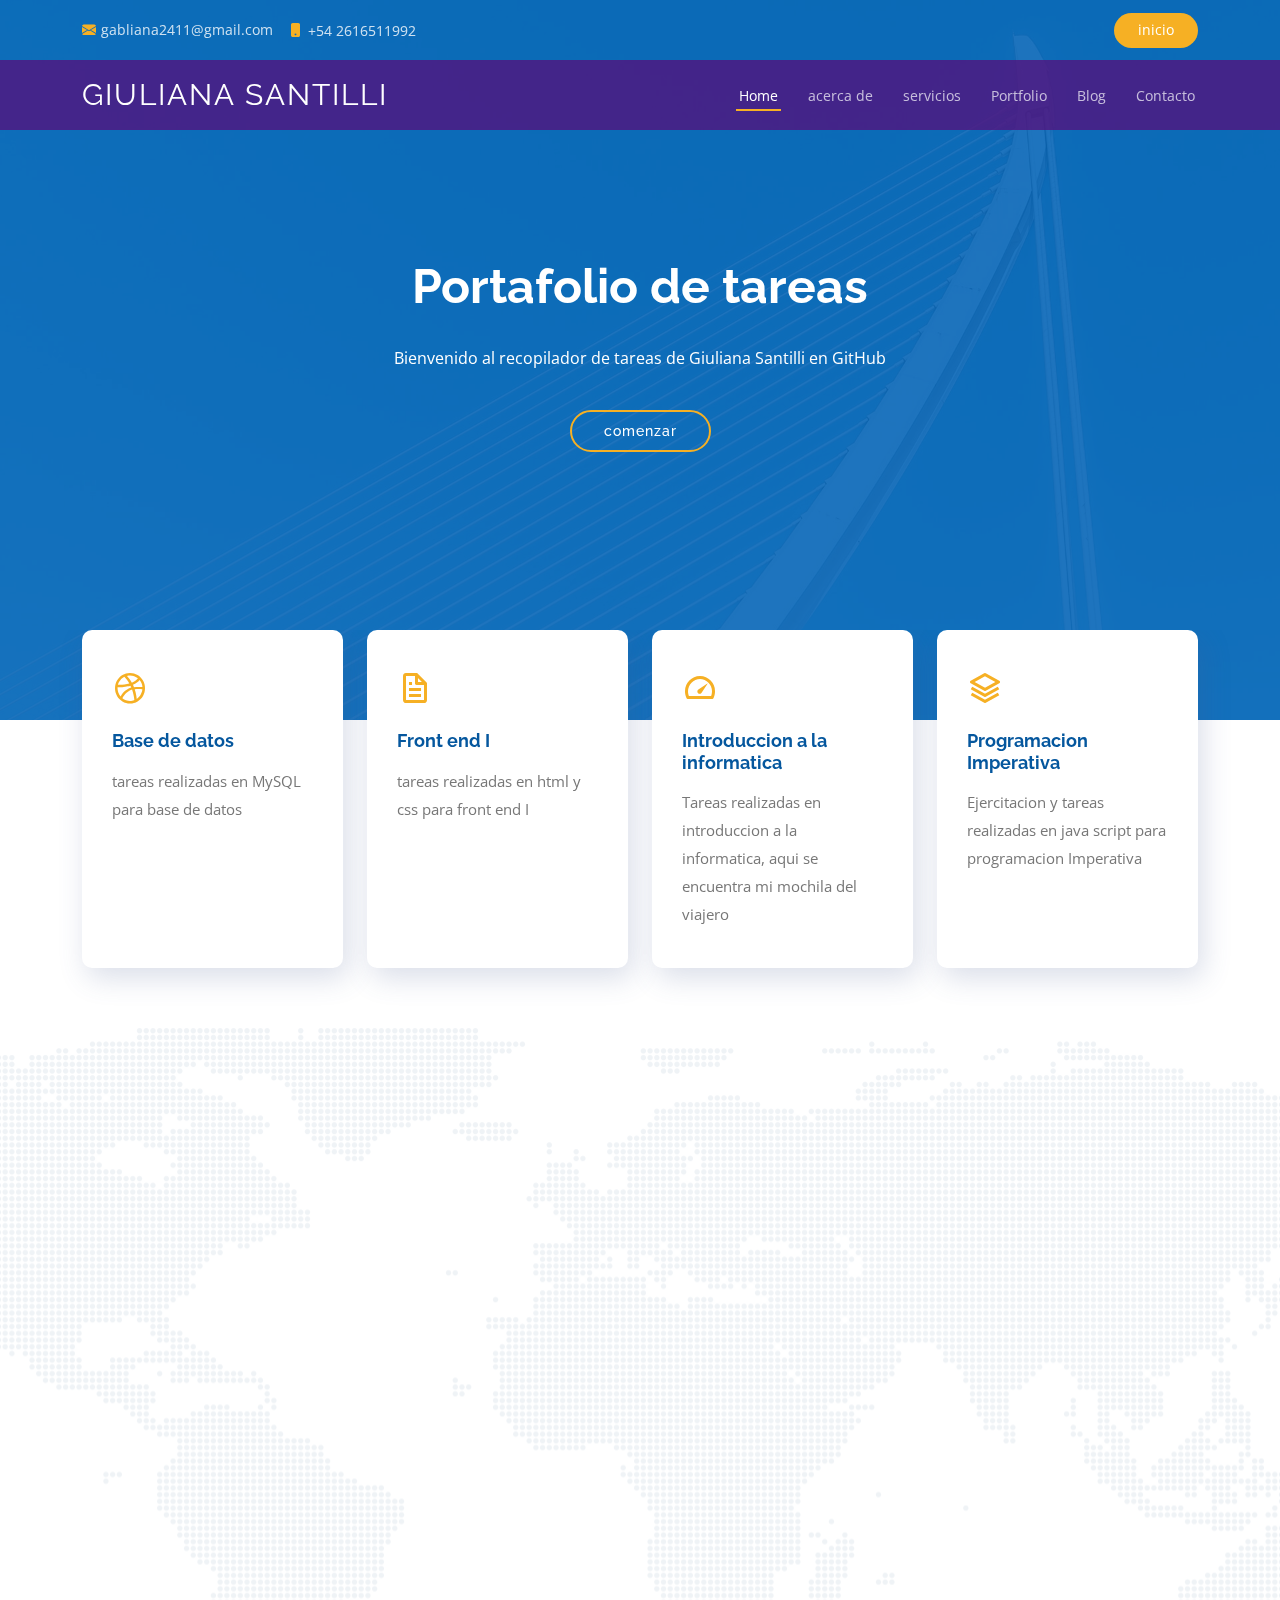
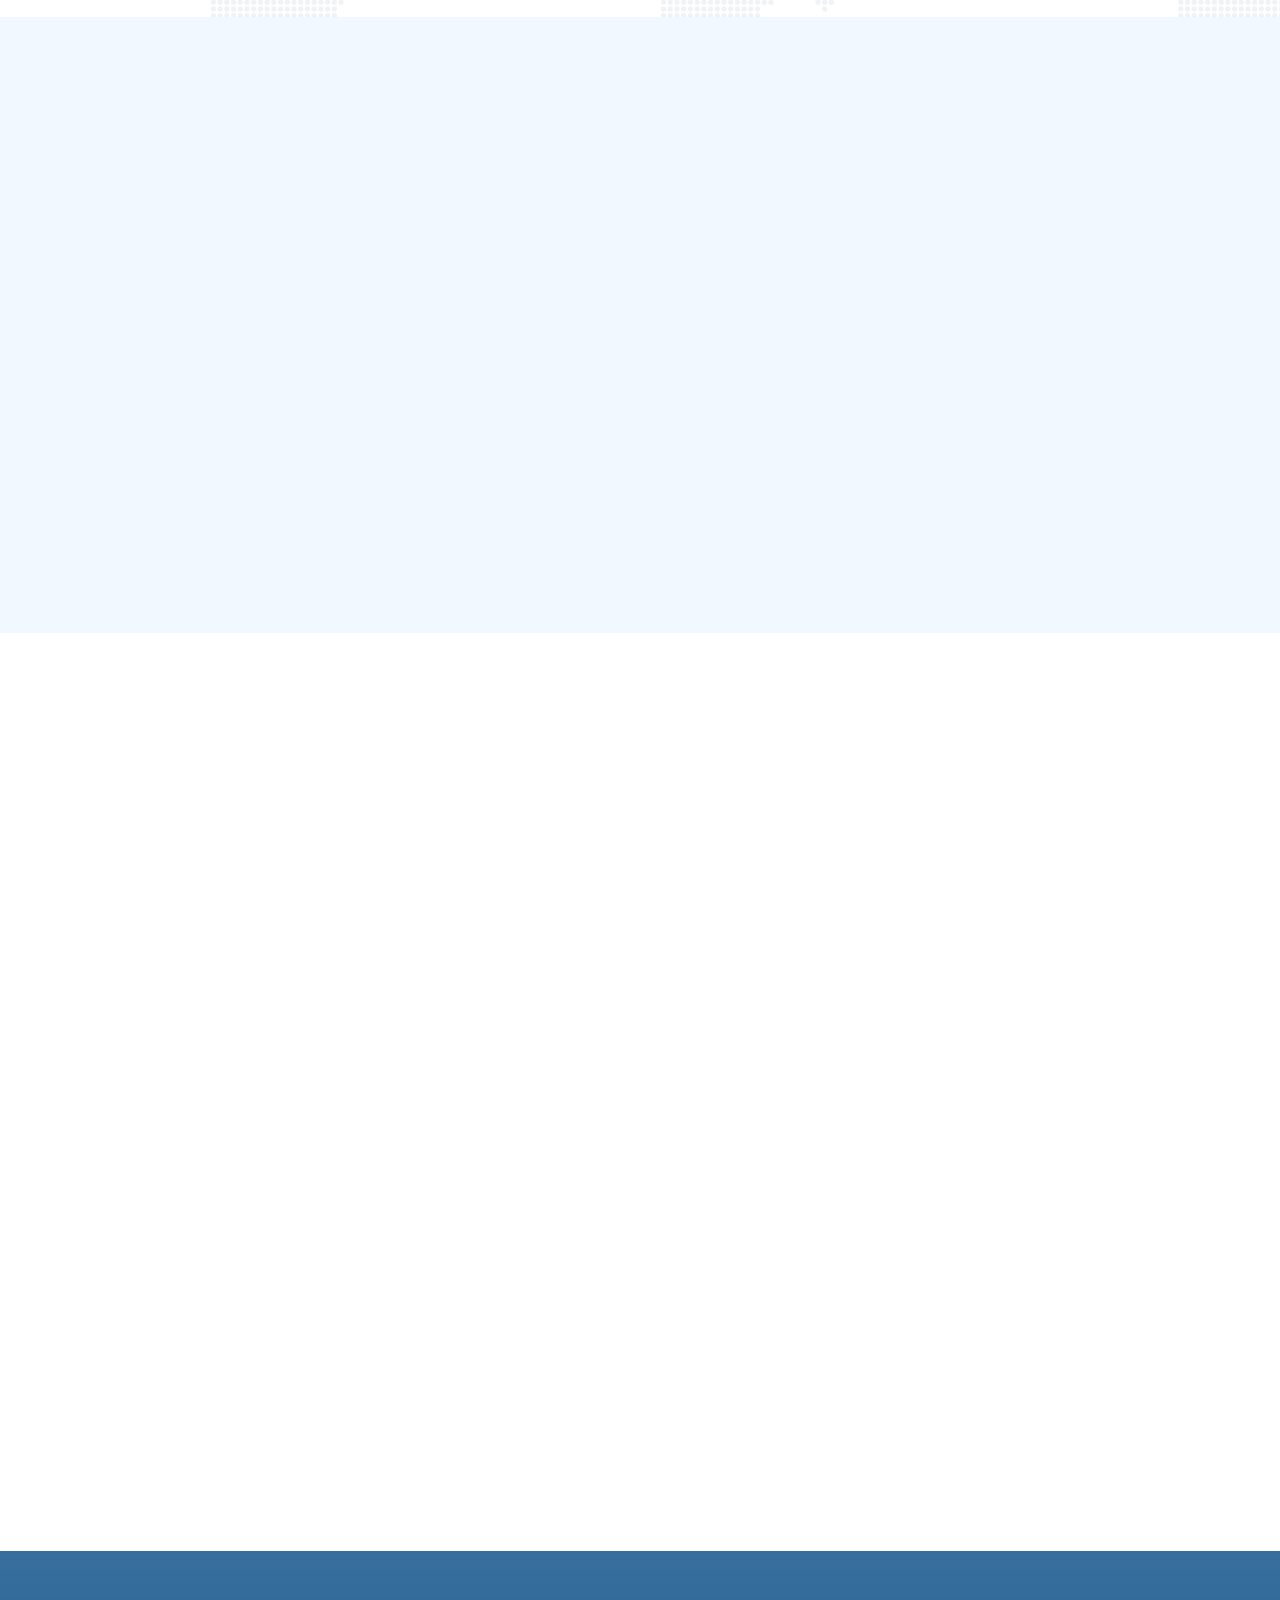
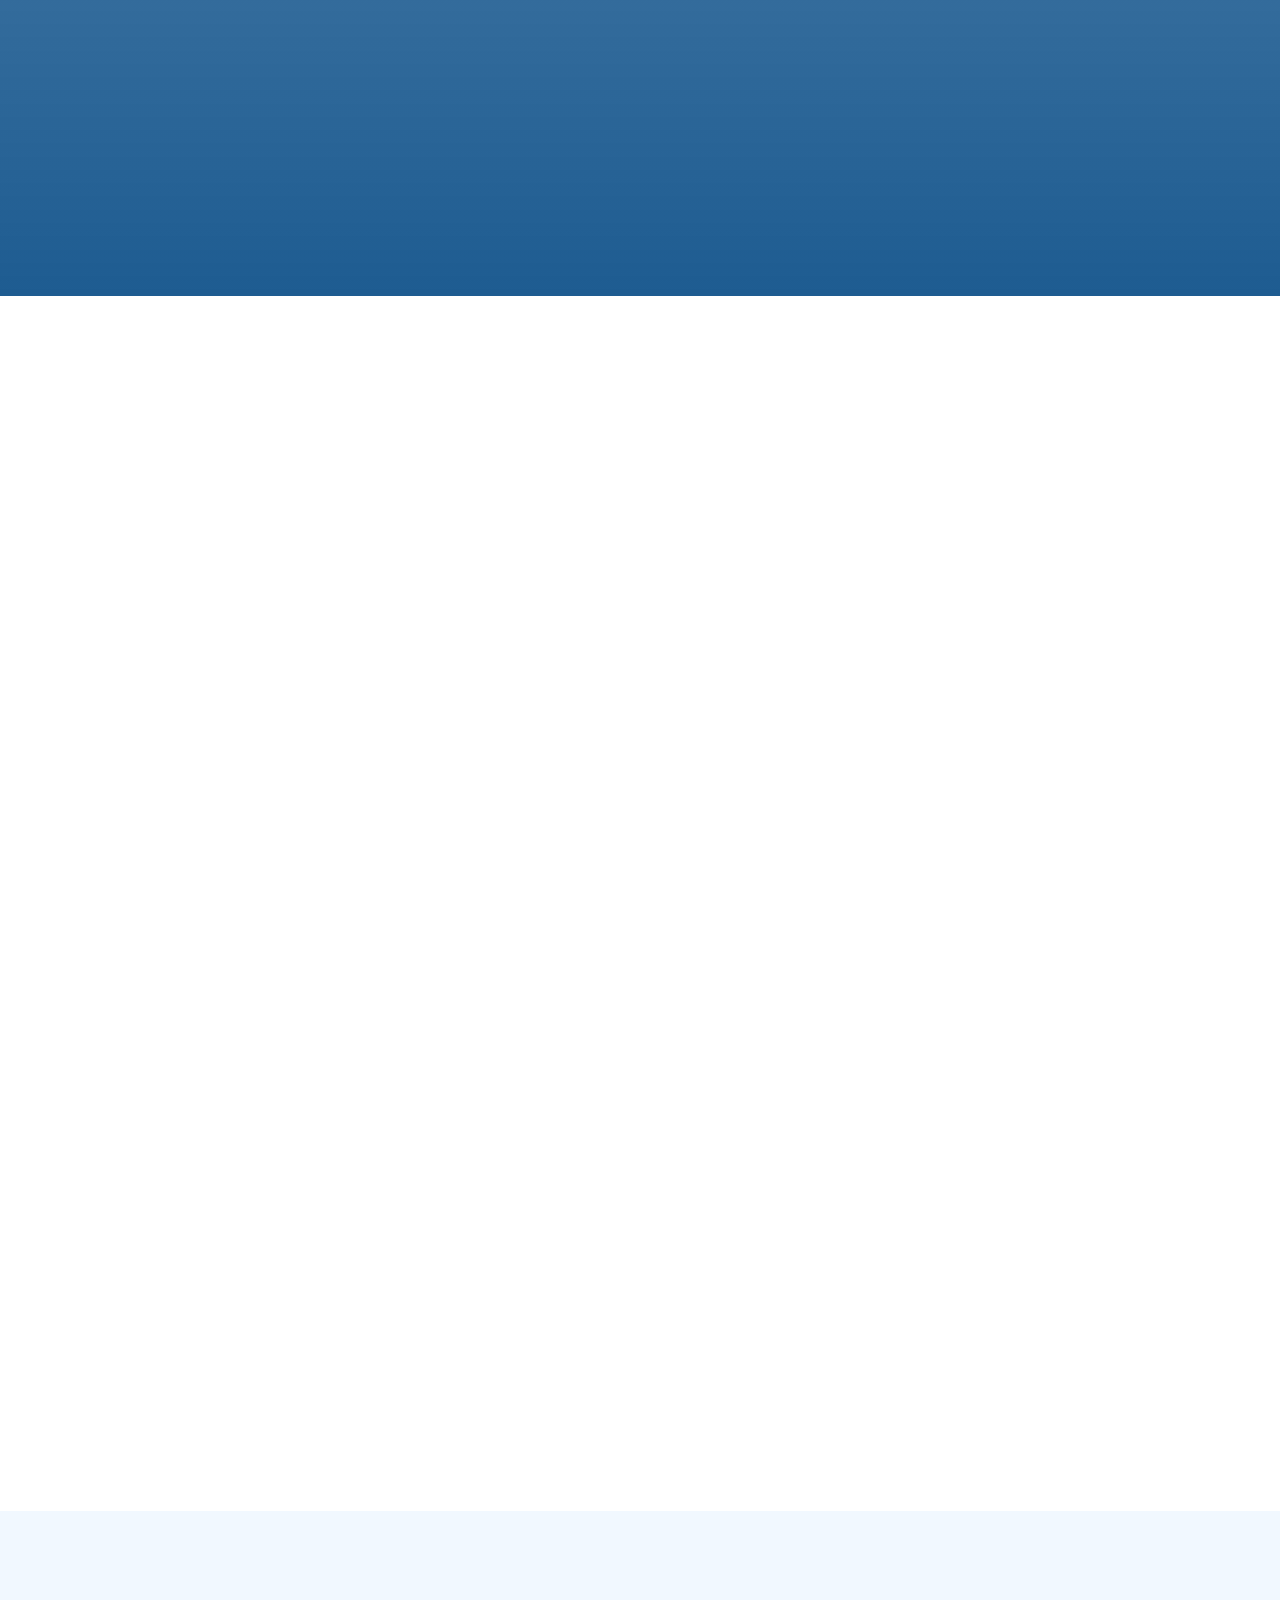
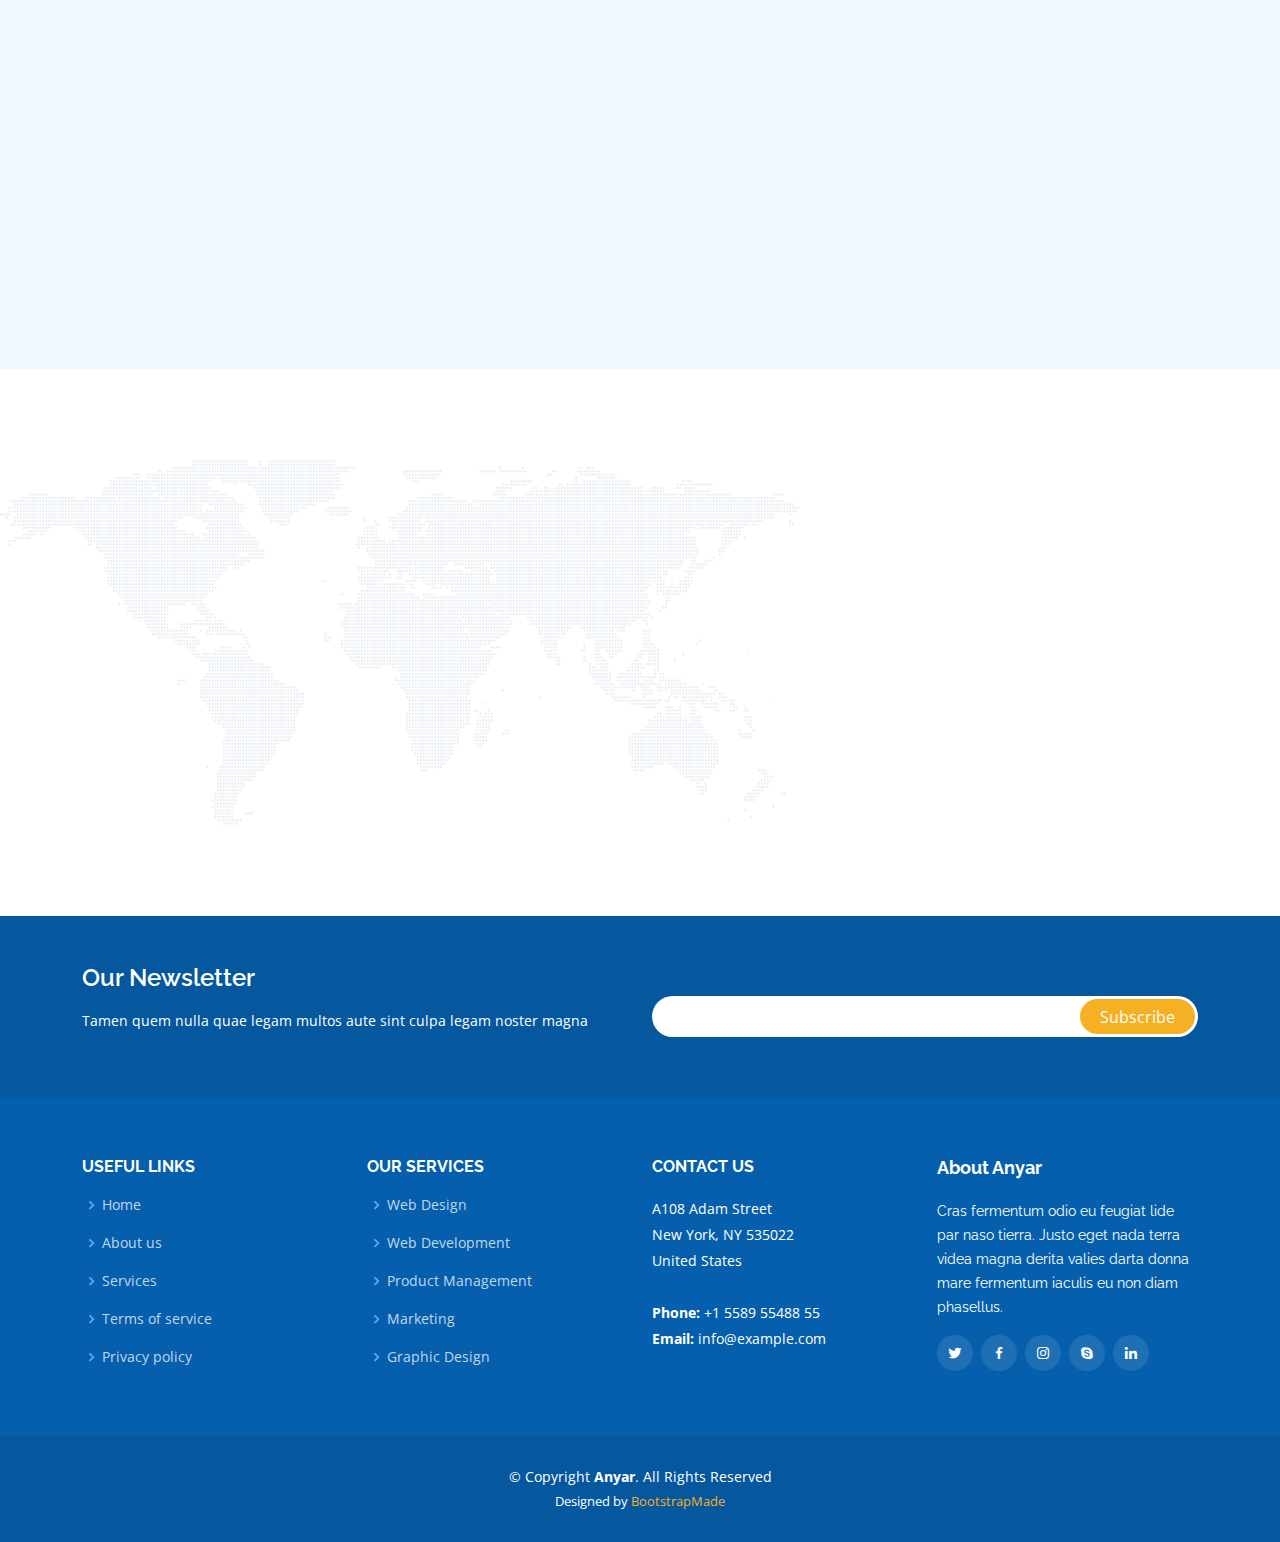
<file: index.html>
<!DOCTYPE html>
<html lang="en">

<head>
  <meta charset="utf-8">
  <meta content="width=device-width, initial-scale=1.0" name="viewport">

  <title>Portafolio de Tareas</title>
  <meta content="" name="description">
  <meta content="" name="keywords">

  <!-- Favicons -->
  <link href="assets/img/favicon.png" rel="icon">
  <link href="assets/img/apple-touch-icon.png" rel="apple-touch-icon">

  <!-- Google Fonts -->
  <link href="https://fonts.googleapis.com/css?family=Open+Sans:300,300i,400,400i,600,600i,700,700i|Raleway:300,300i,400,400i,500,500i,600,600i,700,700i|Poppins:300,300i,400,400i,500,500i,600,600i,700,700i" rel="stylesheet">

  <!-- Vendor CSS Files -->
  <link href="assets/vendor/animate.css/animate.min.css" rel="stylesheet">
  <link href="assets/vendor/aos/aos.css" rel="stylesheet">
  <link href="assets/vendor/bootstrap/css/bootstrap.min.css" rel="stylesheet">
  <link href="assets/vendor/bootstrap-icons/bootstrap-icons.css" rel="stylesheet">
  <link href="assets/vendor/boxicons/css/boxicons.min.css" rel="stylesheet">
  <link href="assets/vendor/glightbox/css/glightbox.min.css" rel="stylesheet">
  <link href="assets/vendor/remixicon/remixicon.css" rel="stylesheet">
  <link href="assets/vendor/swiper/swiper-bundle.min.css" rel="stylesheet">

  <!-- Template Main CSS File -->
  <link href="assets/css/style.css" rel="stylesheet">

  <!-- =======================================================
  * Template Name: Anyar - v4.1.0
  * Template URL: https://bootstrapmade.com/anyar-free-multipurpose-one-page-bootstrap-theme/
  * Author: BootstrapMade.com
  * License: https://bootstrapmade.com/license/
  ======================================================== -->
</head>

<body>

  <!-- ======= Top Bar ======= -->
  <div id="topbar" class="fixed-top d-flex align-items-center ">
    <div class="container d-flex align-items-center justify-content-center justify-content-md-between">
      <div class="contact-info d-flex align-items-center">
        <i class="bi bi-envelope-fill"></i><a href="mailto:contact@example.com">gabliana2411@gmail.com</a>
        <i class="bi bi-phone-fill phone-icon"></i> +54 2616511992
      </div>
      <div class="cta d-none d-md-block">
        <a href="#about" class="scrollto">inicio</a>
      </div>
    </div>
  </div>

  <!-- ======= Header ======= -->
  <header id="header" class="fixed-top d-flex align-items-center ">
    <div class="container d-flex align-items-center justify-content-between">

      <h1 class="logo"><a href="index.html">Giuliana Santilli</a></h1>
      <!-- Uncomment below if you prefer to use an image logo -->
      <!-- <a href=index.html" class="logo"><img src="assets/img/logo.png" alt="" class="img-fluid"></a>-->

      <nav id="navbar" class="navbar">
        <ul>
          <li><a class="nav-link scrollto active" href="#hero">Home</a></li>
          <li><a class="nav-link scrollto" href="#about">acerca de </a></li>
          <li><a class="nav-link scrollto" href="#services">servicios</a></li>
          <li><a class="nav-link scrollto " href="#portfolio">Portfolio</a></li>
          <li><a href="blog.html">Blog</a></li>   
          </li>
          <li><a class="nav-link scrollto" href="#contact">Contacto</a></li>
        </ul>
        <i class="bi bi-list mobile-nav-toggle"></i>
      </nav><!-- .navbar -->

    </div>
  </header><!-- End Header -->

  <!-- ======= Hero Section ======= -->
  <section id="hero" class="d-flex justify-cntent-center align-items-center">
    <div id="heroCarousel" data-bs-interval="5000" class="container carousel carousel-fade" data-bs-ride="carousel">

      <!-- Slide 1 -->
      <div class="carousel-item active">
        <div class="carousel-container">
          <h2 class="animate__animated animate__fadeInDown">Portafolio de <span>tareas</span></h2>
          <p class="animate__animated animate__fadeInUp">Bienvenido al recopilador de tareas de Giuliana Santilli en GitHub</p>
          <a href="#icon-boxes" class="btn-get-started animate__animated animate__fadeInUp scrollto">comenzar</a>
        </div>
      </div>

      
      
  </section><!-- End Hero -->

  <main id="main">

    <!-- ======= Icon Boxes Section ======= -->
    <section id="icon-boxes" class="icon-boxes">
      <div class="container">

        <div class="row">
          <div class="col-md-6 col-lg-3 d-flex align-items-stretch mb-5 mb-lg-0" data-aos="fade-up">
            <div class="icon-box">
              <div class="icon"><i class="bx bxl-dribbble"></i></div>
              <h4 class="title"><a href="./Base de datos/index.html">Base de datos</a></h4>
              <p class="description">tareas realizadas en MySQL para base de datos</p>
            </div>
          </div>

          <div class="col-md-6 col-lg-3 d-flex align-items-stretch mb-5 mb-lg-0" data-aos="fade-up" data-aos-delay="100">
            <div class="icon-box">
              <div class="icon"><i class="bx bx-file"></i></div>
              <h4 class="title"><a href="./front end I/index.html">Front end I</a></h4>
              <p class="description">tareas realizadas en html y css para front end I</p>
            </div>
          </div>

          <div class="col-md-6 col-lg-3 d-flex align-items-stretch mb-5 mb-lg-0" data-aos="fade-up" data-aos-delay="200">
            <div class="icon-box">
              <div class="icon"><i class="bx bx-tachometer"></i></div>
              <h4 class="title"><a href="./Introduccion a la informatica/index.html">Introduccion a la informatica</a></h4>
              <p class="description">Tareas realizadas en introduccion a la informatica, aqui se encuentra mi mochila del viajero</p>
            </div>
          </div>

          <div class="col-md-6 col-lg-3 d-flex align-items-stretch mb-5 mb-lg-0" data-aos="fade-up" data-aos-delay="300">
            <div class="icon-box">
              <div class="icon"><i class="bx bx-layer"></i></div>
              <h4 class="title"><a href="./programacion imperativa/index.html">Programacion Imperativa</a></h4>
              <p class="description">Ejercitacion y tareas realizadas en java script para programacion Imperativa</p>
            </div>
          </div>

        </div>

      </div>
    </section><!-- End Icon Boxes Section -->

    <!-- ======= About Us Section ======= -->
    <section id="about" class="about">
      <div class="container" data-aos="fade-up">

        <div class="section-title">
          <h2>About Us</h2>
          <p>Magnam dolores commodi suscipit. Necessitatibus eius consequatur ex aliquid fuga eum quidem. Sit sint consectetur velit. Quisquam quos quisquam cupiditate. Et nemo qui impedit suscipit alias ea. Quia fugiat sit in iste officiis commodi quidem hic quas.</p>
        </div>

        <div class="row content">
          <div class="col-lg-6">
            <p>
              Lorem ipsum dolor sit amet, consectetur adipiscing elit, sed do eiusmod tempor incididunt ut labore et dolore
              magna aliqua.
            </p>
            <ul>
              <li><i class="ri-check-double-line"></i> Ullamco laboris nisi ut aliquip ex ea commodo consequat</li>
              <li><i class="ri-check-double-line"></i> Duis aute irure dolor in reprehenderit in voluptate velit</li>
              <li><i class="ri-check-double-line"></i> Ullamco laboris nisi ut aliquip ex ea commodo consequat</li>
            </ul>
          </div>
          <div class="col-lg-6 pt-4 pt-lg-0">
            <p>
              Ullamco laboris nisi ut aliquip ex ea commodo consequat. Duis aute irure dolor in reprehenderit in voluptate
              velit esse cillum dolore eu fugiat nulla pariatur. Excepteur sint occaecat cupidatat non proident, sunt in
              culpa qui officia deserunt mollit anim id est laborum.
            </p>
            <a href="#" class="btn-learn-more">Learn More</a>
          </div>
        </div>

      </div>
    </section><!-- End About Us Section -->

   <!-- End Clients Section -->

    <!-- ======= Why Us Section ======= -->
    <section id="why-us" class="why-us">
      <div class="container-fluid">

        <div class="row">

          <div class="col-lg-5 align-items-stretch position-relative video-box" style='background-image: url("assets/img/why-us.jpg");' data-aos="fade-right">
            <a href="https://www.youtube.com/watch?v=jDDaplaOz7Q" class="venobox play-btn mb-4" data-vbtype="video" data-autoplay="true"></a>
          </div>

          <div class="col-lg-7 d-flex flex-column justify-content-center align-items-stretch" data-aos="fade-left">

            <div class="content">
              <h3>Eum ipsam laborum deleniti <strong>velit pariatur architecto aut nihil</strong></h3>
              <p>
                Lorem ipsum dolor sit amet, consectetur adipiscing elit, sed do eiusmod tempor incididunt ut labore et dolore magna aliqua. Duis aute irure dolor in reprehenderit
              </p>
            </div>

            <div class="accordion-list">
              <ul>
                <li data-aos="fade-up" data-aos-delay="100">
                  <a data-bs-toggle="collapse" class="collapse" data-bs-target="#accordion-list-1"><span>01</span> Non consectetur a erat nam at lectus urna duis? <i class="bx bx-chevron-down icon-show"></i><i class="bx bx-chevron-up icon-close"></i></a>
                  <div id="accordion-list-1" class="collapse show" data-bs-parent=".accordion-list">
                    <p>
                      Feugiat pretium nibh ipsum consequat. Tempus iaculis urna id volutpat lacus laoreet non curabitur gravida. Venenatis lectus magna fringilla urna porttitor rhoncus dolor purus non.
                    </p>
                  </div>
                </li>

                <li data-aos="fade-up" data-aos-delay="200">
                  <a data-bs-toggle="collapse" data-bs-target="#accordion-list-2" class="collapsed"><span>02</span> Feugiat scelerisque varius morbi enim nunc? <i class="bx bx-chevron-down icon-show"></i><i class="bx bx-chevron-up icon-close"></i></a>
                  <div id="accordion-list-2" class="collapse" data-bs-parent=".accordion-list">
                    <p>
                      Dolor sit amet consectetur adipiscing elit pellentesque habitant morbi. Id interdum velit laoreet id donec ultrices. Fringilla phasellus faucibus scelerisque eleifend donec pretium. Est pellentesque elit ullamcorper dignissim. Mauris ultrices eros in cursus turpis massa tincidunt dui.
                    </p>
                  </div>
                </li>

                <li data-aos="fade-up" data-aos-delay="300">
                  <a data-bs-toggle="collapse" data-bs-target="#accordion-list-3" class="collapsed"><span>03</span> Dolor sit amet consectetur adipiscing elit? <i class="bx bx-chevron-down icon-show"></i><i class="bx bx-chevron-up icon-close"></i></a>
                  <div id="accordion-list-3" class="collapse" data-bs-parent=".accordion-list">
                    <p>
                      Eleifend mi in nulla posuere sollicitudin aliquam ultrices sagittis orci. Faucibus pulvinar elementum integer enim. Sem nulla pharetra diam sit amet nisl suscipit. Rutrum tellus pellentesque eu tincidunt. Lectus urna duis convallis convallis tellus. Urna molestie at elementum eu facilisis sed odio morbi quis
                    </p>
                  </div>
                </li>

              </ul>
            </div>

          </div>

        </div>

      </div>
    </section><!-- End Why Us Section -->

    <!-- ======= Services Section ======= -->
    <section id="services" class="services">
      <div class="container" data-aos="fade-up">

        <div class="section-title">
          <h2>Services</h2>
          <p>Magnam dolores commodi suscipit. Necessitatibus eius consequatur ex aliquid fuga eum quidem. Sit sint consectetur velit. Quisquam quos quisquam cupiditate. Et nemo qui impedit suscipit alias ea. Quia fugiat sit in iste officiis commodi quidem hic quas.</p>
        </div>

        <div class="row">
          <div class="col-md-6 d-flex align-items-stretch" data-aos="fade-up" data-aos-delay="100">
            <div class="icon-box">
              <i class="bi bi-card-checklist"></i>
              <h4><a href="#">Lorem Ipsum</a></h4>
              <p>Voluptatum deleniti atque corrupti quos dolores et quas molestias excepturi sint occaecati cupiditate non provident</p>
            </div>
          </div>
          <div class="col-md-6 d-flex align-items-stretch mt-4 mt-md-0" data-aos="fade-up" data-aos-delay="200">
            <div class="icon-box">
              <i class="bi bi-bar-chart"></i>
              <h4><a href="#">Dolor Sitema</a></h4>
              <p>Minim veniam, quis nostrud exercitation ullamco laboris nisi ut aliquip ex ea commodo consequat tarad limino ata</p>
            </div>
          </div>
          <div class="col-md-6 d-flex align-items-stretch mt-4 mt-md-0" data-aos="fade-up" data-aos-delay="300">
            <div class="icon-box">
              <i class="bi bi-binoculars"></i>
              <h4><a href="#">Sed ut perspiciatis</a></h4>
              <p>Duis aute irure dolor in reprehenderit in voluptate velit esse cillum dolore eu fugiat nulla pariatur</p>
            </div>
          </div>
          <div class="col-md-6 d-flex align-items-stretch mt-4 mt-md-0" data-aos="fade-up" data-aos-delay="400">
            <div class="icon-box">
              <i class="bi bi-brightness-high"></i>
              <h4><a href="#">Nemo Enim</a></h4>
              <p>Excepteur sint occaecat cupidatat non proident, sunt in culpa qui officia deserunt mollit anim id est laborum</p>
            </div>
          </div>
          <div class="col-md-6 d-flex align-items-stretch mt-4 mt-md-0" data-aos="fade-up" data-aos-delay="500">
            <div class="icon-box">
              <i class="bi bi-calendar4-week"></i>
              <h4><a href="#">Magni Dolore</a></h4>
              <p>At vero eos et accusamus et iusto odio dignissimos ducimus qui blanditiis praesentium voluptatum deleniti atque</p>
            </div>
          </div>
          <div class="col-md-6 d-flex align-items-stretch mt-4 mt-md-0" data-aos="fade-up" data-aos-delay="600">
            <div class="icon-box">
              <i class="bi bi-briefcase"></i>
              <h4><a href="#">Eiusmod Tempor</a></h4>
              <p>Et harum quidem rerum facilis est et expedita distinctio. Nam libero tempore, cum soluta nobis est eligendi</p>
            </div>
          </div>
        </div>

      </div>
    </section><!-- End Services Section -->

    <!-- ======= Cta Section ======= -->
    <section id="cta" class="cta">
      <div class="container">

        <div class="row" data-aos="zoom-in">
          <div class="col-lg-9 text-center text-lg-start">
            <h3>Call To Action</h3>
            <p> Duis aute irure dolor in reprehenderit in voluptate velit esse cillum dolore eu fugiat nulla pariatur. Excepteur sint occaecat cupidatat non proident, sunt in culpa qui officia deserunt mollit anim id est laborum.</p>
          </div>
          <div class="col-lg-3 cta-btn-container text-center">
            <a class="cta-btn align-middle" href="#">Call To Action</a>
          </div>
        </div>

      </div>
    </section><!-- End Cta Section -->

    <!-- ======= Portfoio Section ======= -->
    <section id="portfolio" class="portfoio">
      <div class="container" data-aos="fade-up">

        <div class="section-title">
          <h2>Portfoio</h2>
          <p>Magnam dolores commodi suscipit. Necessitatibus eius consequatur ex aliquid fuga eum quidem. Sit sint consectetur velit. Quisquam quos quisquam cupiditate. Et nemo qui impedit suscipit alias ea. Quia fugiat sit in iste officiis commodi quidem hic quas.</p>
        </div>

        <div class="row">
          <div class="col-lg-12 d-flex justify-content-center">
            <ul id="portfolio-flters">
              <li data-filter="*" class="filter-active">All</li>
              <li data-filter=".filter-app">App</li>
              <li data-filter=".filter-card">Card</li>
              <li data-filter=".filter-web">Web</li>
            </ul>
          </div>
        </div>

        <div class="row portfolio-container">

          <div class="col-lg-4 col-md-6 portfolio-item filter-app">
            <img src="assets/img/portfolio/portfolio-1.jpg" class="img-fluid" alt="">
            <div class="portfolio-info">
              <h4>App 1</h4>
              <p>App</p>
              <a href="assets/img/portfolio/portfolio-1.jpg" data-gall="portfolioGallery" class="portfolio-lightbox preview-link" title="App 1"><i class="bx bx-plus"></i></a>
              <a href="portfolio-details.html" class="details-link" title="More Details"><i class="bx bx-link"></i></a>
            </div>
          </div>

          <div class="col-lg-4 col-md-6 portfolio-item filter-web">
            <img src="assets/img/portfolio/portfolio-2.jpg" class="img-fluid" alt="">
            <div class="portfolio-info">
              <h4>Web 3</h4>
              <p>Web</p>
              <a href="assets/img/portfolio/portfolio-2.jpg" data-gall="portfolioGallery" class="portfolio-lightbox preview-link" title="Web 3"><i class="bx bx-plus"></i></a>
              <a href="portfolio-details.html" class="details-link" title="More Details"><i class="bx bx-link"></i></a>
            </div>
          </div>

          <div class="col-lg-4 col-md-6 portfolio-item filter-app">
            <img src="assets/img/portfolio/portfolio-3.jpg" class="img-fluid" alt="">
            <div class="portfolio-info">
              <h4>App 2</h4>
              <p>App</p>
              <a href="assets/img/portfolio/portfolio-3.jpg" data-gall="portfolioGallery" class="portfolio-lightbox preview-link" title="App 2"><i class="bx bx-plus"></i></a>
              <a href="portfolio-details.html" class="details-link" title="More Details"><i class="bx bx-link"></i></a>
            </div>
          </div>

          <div class="col-lg-4 col-md-6 portfolio-item filter-card">
            <img src="assets/img/portfolio/portfolio-4.jpg" class="img-fluid" alt="">
            <div class="portfolio-info">
              <h4>Card 2</h4>
              <p>Card</p>
              <a href="assets/img/portfolio/portfolio-4.jpg" data-gall="portfolioGallery" class="portfolio-lightbox preview-link" title="Card 2"><i class="bx bx-plus"></i></a>
              <a href="portfolio-details.html" class="details-link" title="More Details"><i class="bx bx-link"></i></a>
            </div>
          </div>

          <div class="col-lg-4 col-md-6 portfolio-item filter-web">
            <img src="assets/img/portfolio/portfolio-5.jpg" class="img-fluid" alt="">
            <div class="portfolio-info">
              <h4>Web 2</h4>
              <p>Web</p>
              <a href="assets/img/portfolio/portfolio-5.jpg" data-gall="portfolioGallery" class="portfolio-lightbox preview-link" title="Web 2"><i class="bx bx-plus"></i></a>
              <a href="portfolio-details.html" class="details-link" title="More Details"><i class="bx bx-link"></i></a>
            </div>
          </div>

          <div class="col-lg-4 col-md-6 portfolio-item filter-app">
            <img src="assets/img/portfolio/portfolio-6.jpg" class="img-fluid" alt="">
            <div class="portfolio-info">
              <h4>App 3</h4>
              <p>App</p>
              <a href="assets/img/portfolio/portfolio-6.jpg" data-gall="portfolioGallery" class="portfolio-lightbox preview-link" title="App 3"><i class="bx bx-plus"></i></a>
              <a href="portfolio-details.html" class="details-link" title="More Details"><i class="bx bx-link"></i></a>
            </div>
          </div>

          <div class="col-lg-4 col-md-6 portfolio-item filter-card">
            <img src="assets/img/portfolio/portfolio-7.jpg" class="img-fluid" alt="">
            <div class="portfolio-info">
              <h4>Card 1</h4>
              <p>Card</p>
              <a href="assets/img/portfolio/portfolio-7.jpg" data-gall="portfolioGallery" class="portfolio-lightbox preview-link" title="Card 1"><i class="bx bx-plus"></i></a>
              <a href="portfolio-details.html" class="details-link" title="More Details"><i class="bx bx-link"></i></a>
            </div>
          </div>

          <div class="col-lg-4 col-md-6 portfolio-item filter-card">
            <img src="assets/img/portfolio/portfolio-8.jpg" class="img-fluid" alt="">
            <div class="portfolio-info">
              <h4>Card 3</h4>
              <p>Card</p>
              <a href="assets/img/portfolio/portfolio-8.jpg" data-gall="portfolioGallery" class="portfolio-lightbox preview-link" title="Card 3"><i class="bx bx-plus"></i></a>
              <a href="portfolio-details.html" class="details-link" title="More Details"><i class="bx bx-link"></i></a>
            </div>
          </div>

          <div class="col-lg-4 col-md-6 portfolio-item filter-web">
            <img src="assets/img/portfolio/portfolio-9.jpg" class="img-fluid" alt="">
            <div class="portfolio-info">
              <h4>Web 3</h4>
              <p>Web</p>
              <a href="assets/img/portfolio/portfolio-9.jpg" data-gall="portfolioGallery" class="portfolio-lightbox preview-link" title="Web 3"><i class="bx bx-plus"></i></a>
              <a href="portfolio-details.html" class="details-link" title="More Details"><i class="bx bx-link"></i></a>
            </div>
          </div>

        </div>

      </div>
    </section><!-- End Portfoio Section -->

    <!-- ======= Team Section ======= -->
    <section id="team" class="team section-bg">
      <div class="container" data-aos="fade-up">

        <div class="section-title">
          <h2>Team</h2>
          <p>Magnam dolores commodi suscipit. Necessitatibus eius consequatur ex aliquid fuga eum quidem. Sit sint consectetur velit. Quisquam quos quisquam cupiditate. Et nemo qui impedit suscipit alias ea. Quia fugiat sit in iste officiis commodi quidem hic quas.</p>
        </div>

        <div class="row">

          <div class="col-lg-6" data-aos="fade-up" data-aos-delay="100">
            <div class="member d-flex align-items-start">
              <div class="pic"><img src="assets/img/team/team-1.jpg" class="img-fluid" alt=""></div>
              <div class="member-info">
                <h4>Walter White</h4>
                <span>Chief Executive Officer</span>
                <p>Explicabo voluptatem mollitia et repellat qui dolorum quasi</p>
                <div class="social">
                  <a href=""><i class="ri-twitter-fill"></i></a>
                  <a href=""><i class="ri-facebook-fill"></i></a>
                  <a href=""><i class="ri-instagram-fill"></i></a>
                  <a href=""> <i class="ri-linkedin-box-fill"></i> </a>
                </div>
              </div>
            </div>
          </div>

          <div class="col-lg-6 mt-4 mt-lg-0" data-aos="fade-up" data-aos-delay="200">
            <div class="member d-flex align-items-start">
              <div class="pic"><img src="assets/img/team/team-2.jpg" class="img-fluid" alt=""></div>
              <div class="member-info">
                <h4>Sarah Jhonson</h4>
                <span>Product Manager</span>
                <p>Aut maiores voluptates amet et quis praesentium qui senda para</p>
                <div class="social">
                  <a href=""><i class="ri-twitter-fill"></i></a>
                  <a href=""><i class="ri-facebook-fill"></i></a>
                  <a href=""><i class="ri-instagram-fill"></i></a>
                  <a href=""> <i class="ri-linkedin-box-fill"></i> </a>
                </div>
              </div>
            </div>
          </div>

          <div class="col-lg-6 mt-4" data-aos="fade-up" data-aos-delay="300">
            <div class="member d-flex align-items-start">
              <div class="pic"><img src="assets/img/team/team-3.jpg" class="img-fluid" alt=""></div>
              <div class="member-info">
                <h4>William Anderson</h4>
                <span>CTO</span>
                <p>Quisquam facilis cum velit laborum corrupti fuga rerum quia</p>
                <div class="social">
                  <a href=""><i class="ri-twitter-fill"></i></a>
                  <a href=""><i class="ri-facebook-fill"></i></a>
                  <a href=""><i class="ri-instagram-fill"></i></a>
                  <a href=""> <i class="ri-linkedin-box-fill"></i> </a>
                </div>
              </div>
            </div>
          </div>

          <div class="col-lg-6 mt-4" data-aos="fade-up" data-aos-delay="400">
            <div class="member d-flex align-items-start">
              <div class="pic"><img src="assets/img/team/team-4.jpg" class="img-fluid" alt=""></div>
              <div class="member-info">
                <h4>Amanda Jepson</h4>
                <span>Accountant</span>
                <p>Dolorum tempora officiis odit laborum officiis et et accusamus</p>
                <div class="social">
                  <a href=""><i class="ri-twitter-fill"></i></a>
                  <a href=""><i class="ri-facebook-fill"></i></a>
                  <a href=""><i class="ri-instagram-fill"></i></a>
                  <a href=""> <i class="ri-linkedin-box-fill"></i> </a>
                </div>
              </div>
            </div>
          </div>

        </div>

      </div>
    </section><!-- End Team Section -->

    <!-- ======= Pricing Section ======= -->
    <section id="pricing" class="pricing">
      <div class="container" data-aos="fade-up">

        <div class="section-title">
          <h2>Pricing</h2>
          <p>Magnam dolores commodi suscipit. Necessitatibus eius consequatur ex aliquid fuga eum quidem. Sit sint consectetur velit. Quisquam quos quisquam cupiditate. Et nemo qui impedit suscipit alias ea. Quia fugiat sit in iste officiis commodi quidem hic quas.</p>
        </div>

        <div class="row">

          <div class="col-lg-3 col-md-6" data-aos="fade-up" data-aos-delay="100">
            <div class="box">
              <h3>Free</h3>
              <h4><sup>$</sup>0<span> / month</span></h4>
              <ul>
                <li>Aida dere</li>
                <li>Nec feugiat nisl</li>
                <li>Nulla at volutpat dola</li>
                <li class="na">Pharetra massa</li>
                <li class="na">Massa ultricies mi</li>
              </ul>
              <div class="btn-wrap">
                <a href="#" class="btn-buy">Buy Now</a>
              </div>
            </div>
          </div>

          <div class="col-lg-3 col-md-6 mt-4 mt-md-0" data-aos="fade-up" data-aos-delay="200">
            <div class="box featured">
              <h3>Business</h3>
              <h4><sup>$</sup>19<span> / month</span></h4>
              <ul>
                <li>Aida dere</li>
                <li>Nec feugiat nisl</li>
                <li>Nulla at volutpat dola</li>
                <li>Pharetra massa</li>
                <li class="na">Massa ultricies mi</li>
              </ul>
              <div class="btn-wrap">
                <a href="#" class="btn-buy">Buy Now</a>
              </div>
            </div>
          </div>

          <div class="col-lg-3 col-md-6 mt-4 mt-lg-0" data-aos="fade-up" data-aos-delay="300">
            <div class="box">
              <h3>Developer</h3>
              <h4><sup>$</sup>29<span> / month</span></h4>
              <ul>
                <li>Aida dere</li>
                <li>Nec feugiat nisl</li>
                <li>Nulla at volutpat dola</li>
                <li>Pharetra massa</li>
                <li>Massa ultricies mi</li>
              </ul>
              <div class="btn-wrap">
                <a href="#" class="btn-buy">Buy Now</a>
              </div>
            </div>
          </div>

          <div class="col-lg-3 col-md-6 mt-4 mt-lg-0" data-aos="fade-up" data-aos-delay="400">
            <div class="box">
              <span class="advanced">Advanced</span>
              <h3>Ultimate</h3>
              <h4><sup>$</sup>49<span> / month</span></h4>
              <ul>
                <li>Aida dere</li>
                <li>Nec feugiat nisl</li>
                <li>Nulla at volutpat dola</li>
                <li>Pharetra massa</li>
                <li>Massa ultricies mi</li>
              </ul>
              <div class="btn-wrap">
                <a href="#" class="btn-buy">Buy Now</a>
              </div>
            </div>
          </div>

        </div>

      </div>
    </section><!-- End Pricing Section -->

    <!-- ======= Frequently Asked Questions Section ======= -->
    <section id="faq" class="faq section-bg">
      <div class="container" data-aos="fade-up">

        <div class="section-title">
          <h2>Frequently Asked Questions</h2>
        </div>

        <div class="faq-list">
          <ul>
            <li data-aos="fade-up" data-aos="fade-up" data-aos-delay="100">
              <i class="bx bx-help-circle icon-help"></i> <a data-bs-toggle="collapse" class="collapse" data-bs-target="#faq-list-1">Non consectetur a erat nam at lectus urna duis? <i class="bx bx-chevron-down icon-show"></i><i class="bx bx-chevron-up icon-close"></i></a>
              <div id="faq-list-1" class="collapse show" data-bs-parent=".faq-list">
                <p>
                  Feugiat pretium nibh ipsum consequat. Tempus iaculis urna id volutpat lacus laoreet non curabitur gravida. Venenatis lectus magna fringilla urna porttitor rhoncus dolor purus non.
                </p>
              </div>
            </li>

            <li data-aos="fade-up" data-aos-delay="200">
              <i class="bx bx-help-circle icon-help"></i> <a data-bs-toggle="collapse" data-bs-target="#faq-list-2" class="collapsed">Feugiat scelerisque varius morbi enim nunc? <i class="bx bx-chevron-down icon-show"></i><i class="bx bx-chevron-up icon-close"></i></a>
              <div id="faq-list-2" class="collapse" data-bs-parent=".faq-list">
                <p>
                  Dolor sit amet consectetur adipiscing elit pellentesque habitant morbi. Id interdum velit laoreet id donec ultrices. Fringilla phasellus faucibus scelerisque eleifend donec pretium. Est pellentesque elit ullamcorper dignissim. Mauris ultrices eros in cursus turpis massa tincidunt dui.
                </p>
              </div>
            </li>

            <li data-aos="fade-up" data-aos-delay="300">
              <i class="bx bx-help-circle icon-help"></i> <a data-bs-toggle="collapse" data-bs-target="#faq-list-3" class="collapsed">Dolor sit amet consectetur adipiscing elit? <i class="bx bx-chevron-down icon-show"></i><i class="bx bx-chevron-up icon-close"></i></a>
              <div id="faq-list-3" class="collapse" data-bs-parent=".faq-list">
                <p>
                  Eleifend mi in nulla posuere sollicitudin aliquam ultrices sagittis orci. Faucibus pulvinar elementum integer enim. Sem nulla pharetra diam sit amet nisl suscipit. Rutrum tellus pellentesque eu tincidunt. Lectus urna duis convallis convallis tellus. Urna molestie at elementum eu facilisis sed odio morbi quis
                </p>
              </div>
            </li>

            <li data-aos="fade-up" data-aos-delay="400">
              <i class="bx bx-help-circle icon-help"></i> <a data-bs-toggle="collapse" data-bs-target="#faq-list-4" class="collapsed">Tempus quam pellentesque nec nam aliquam sem et tortor consequat? <i class="bx bx-chevron-down icon-show"></i><i class="bx bx-chevron-up icon-close"></i></a>
              <div id="faq-list-4" class="collapse" data-bs-parent=".faq-list">
                <p>
                  Molestie a iaculis at erat pellentesque adipiscing commodo. Dignissim suspendisse in est ante in. Nunc vel risus commodo viverra maecenas accumsan. Sit amet nisl suscipit adipiscing bibendum est. Purus gravida quis blandit turpis cursus in.
                </p>
              </div>
            </li>

            <li data-aos="fade-up" data-aos-delay="500">
              <i class="bx bx-help-circle icon-help"></i> <a data-bs-toggle="collapse" data-bs-target="#faq-list-5" class="collapsed">Tortor vitae purus faucibus ornare. Varius vel pharetra vel turpis nunc eget lorem dolor? <i class="bx bx-chevron-down icon-show"></i><i class="bx bx-chevron-up icon-close"></i></a>
              <div id="faq-list-5" class="collapse" data-bs-parent=".faq-list">
                <p>
                  Laoreet sit amet cursus sit amet dictum sit amet justo. Mauris vitae ultricies leo integer malesuada nunc vel. Tincidunt eget nullam non nisi est sit amet. Turpis nunc eget lorem dolor sed. Ut venenatis tellus in metus vulputate eu scelerisque.
                </p>
              </div>
            </li>

          </ul>
        </div>

      </div>
    </section><!-- End Frequently Asked Questions Section -->

    <!-- ======= Contact Section ======= -->
    <section id="contact" class="contact">
      <div class="container" data-aos="fade-up">

        <div class="section-title">
          <h2>Contact Us</h2>
        </div>

        <div class="row mt-1 d-flex justify-content-end" data-aos="fade-right" data-aos-delay="100">

          <div class="col-lg-5">
            <div class="info">
              <div class="address">
                <i class="bi bi-geo-alt"></i>
                <h4>Location:</h4>
                <p>A108 Adam Street, New York, NY 535022</p>
              </div>

              <div class="email">
                <i class="bi bi-envelope"></i>
                <h4>Email:</h4>
                <p>info@example.com</p>
              </div>

              <div class="phone">
                <i class="bi bi-phone"></i>
                <h4>Call:</h4>
                <p>+1 5589 55488 55s</p>
              </div>

            </div>

          </div>

          <div class="col-lg-6 mt-5 mt-lg-0" data-aos="fade-left" data-aos-delay="100">

            <form action="forms/contact.php" method="post" role="form" class="php-email-form">
              <div class="row">
                <div class="col-md-6 form-group">
                  <input type="text" name="name" class="form-control" id="name" placeholder="Your Name" required>
                </div>
                <div class="col-md-6 form-group mt-3 mt-md-0">
                  <input type="email" class="form-control" name="email" id="email" placeholder="Your Email" required>
                </div>
              </div>
              <div class="form-group mt-3">
                <input type="text" class="form-control" name="subject" id="subject" placeholder="Subject" required>
              </div>
              <div class="form-group mt-3">
                <textarea class="form-control" name="message" rows="5" placeholder="Message" required></textarea>
              </div>
              <div class="my-3">
                <div class="loading">Loading</div>
                <div class="error-message"></div>
                <div class="sent-message">Your message has been sent. Thank you!</div>
              </div>
              <div class="text-center"><button type="submit">Send Message</button></div>
            </form>

          </div>

        </div>

      </div>
    </section>
    <!-- End Contact Section -->

  </main><!-- End #main -->

  <!-- ======= Footer ======= -->
  <footer id="footer">

    <div class="footer-newsletter">
      <div class="container">
        <div class="row">
          <div class="col-lg-6">
            <h4>Our Newsletter</h4>
            <p>Tamen quem nulla quae legam multos aute sint culpa legam noster magna</p>
          </div>
          <div class="col-lg-6">
            <form action="" method="post">
              <input type="email" name="email"><input type="submit" value="Subscribe">
            </form>
          </div>
        </div>
      </div>
    </div>

    <div class="footer-top">
      <div class="container">
        <div class="row">

          <div class="col-lg-3 col-md-6 footer-links">
            <h4>Useful Links</h4>
            <ul>
              <li><i class="bx bx-chevron-right"></i> <a href="#">Home</a></li>
              <li><i class="bx bx-chevron-right"></i> <a href="#">About us</a></li>
              <li><i class="bx bx-chevron-right"></i> <a href="#">Services</a></li>
              <li><i class="bx bx-chevron-right"></i> <a href="#">Terms of service</a></li>
              <li><i class="bx bx-chevron-right"></i> <a href="#">Privacy policy</a></li>
            </ul>
          </div>

          <div class="col-lg-3 col-md-6 footer-links">
            <h4>Our Services</h4>
            <ul>
              <li><i class="bx bx-chevron-right"></i> <a href="#">Web Design</a></li>
              <li><i class="bx bx-chevron-right"></i> <a href="#">Web Development</a></li>
              <li><i class="bx bx-chevron-right"></i> <a href="#">Product Management</a></li>
              <li><i class="bx bx-chevron-right"></i> <a href="#">Marketing</a></li>
              <li><i class="bx bx-chevron-right"></i> <a href="#">Graphic Design</a></li>
            </ul>
          </div>

          <div class="col-lg-3 col-md-6 footer-contact">
            <h4>Contact Us</h4>
            <p>
              A108 Adam Street <br>
              New York, NY 535022<br>
              United States <br><br>
              <strong>Phone:</strong> +1 5589 55488 55<br>
              <strong>Email:</strong> info@example.com<br>
            </p>

          </div>

          <div class="col-lg-3 col-md-6 footer-info">
            <h3>About Anyar</h3>
            <p>Cras fermentum odio eu feugiat lide par naso tierra. Justo eget nada terra videa magna derita valies darta donna mare fermentum iaculis eu non diam phasellus.</p>
            <div class="social-links mt-3">
              <a href="#" class="twitter"><i class="bx bxl-twitter"></i></a>
              <a href="#" class="facebook"><i class="bx bxl-facebook"></i></a>
              <a href="#" class="instagram"><i class="bx bxl-instagram"></i></a>
              <a href="#" class="google-plus"><i class="bx bxl-skype"></i></a>
              <a href="#" class="linkedin"><i class="bx bxl-linkedin"></i></a>
            </div>
          </div>

        </div>
      </div>
    </div>

    <div class="container">
      <div class="copyright">
        &copy; Copyright <strong><span>Anyar</span></strong>. All Rights Reserved
      </div>
      <div class="credits">
        <!-- All the links in the footer should remain intact. -->
        <!-- You can delete the links only if you purchased the pro version. -->
        <!-- Licensing information: https://bootstrapmade.com/license/ -->
        <!-- Purchase the pro version with working PHP/AJAX contact form: https://bootstrapmade.com/anyar-free-multipurpose-one-page-bootstrap-theme/ -->
        Designed by <a href="https://bootstrapmade.com/">BootstrapMade</a>
      </div>
    </div>
  </footer><!-- End Footer -->

  <div id="preloader"></div>
  <a href="#" class="back-to-top d-flex align-items-center justify-content-center"><i class="bi bi-arrow-up-short"></i></a>

  <!-- Vendor JS Files -->
  <script src="assets/vendor/aos/aos.js"></script>
  <script src="assets/vendor/bootstrap/js/bootstrap.bundle.min.js"></script>
  <script src="assets/vendor/glightbox/js/glightbox.min.js"></script>
  <script src="assets/vendor/isotope-layout/isotope.pkgd.min.js"></script>
  <script src="assets/vendor/php-email-form/validate.js"></script>
  <script src="assets/vendor/swiper/swiper-bundle.min.js"></script>

  <!-- Template Main JS File -->
  <script src="assets/js/main.js"></script>

</body>

</html>
</file>
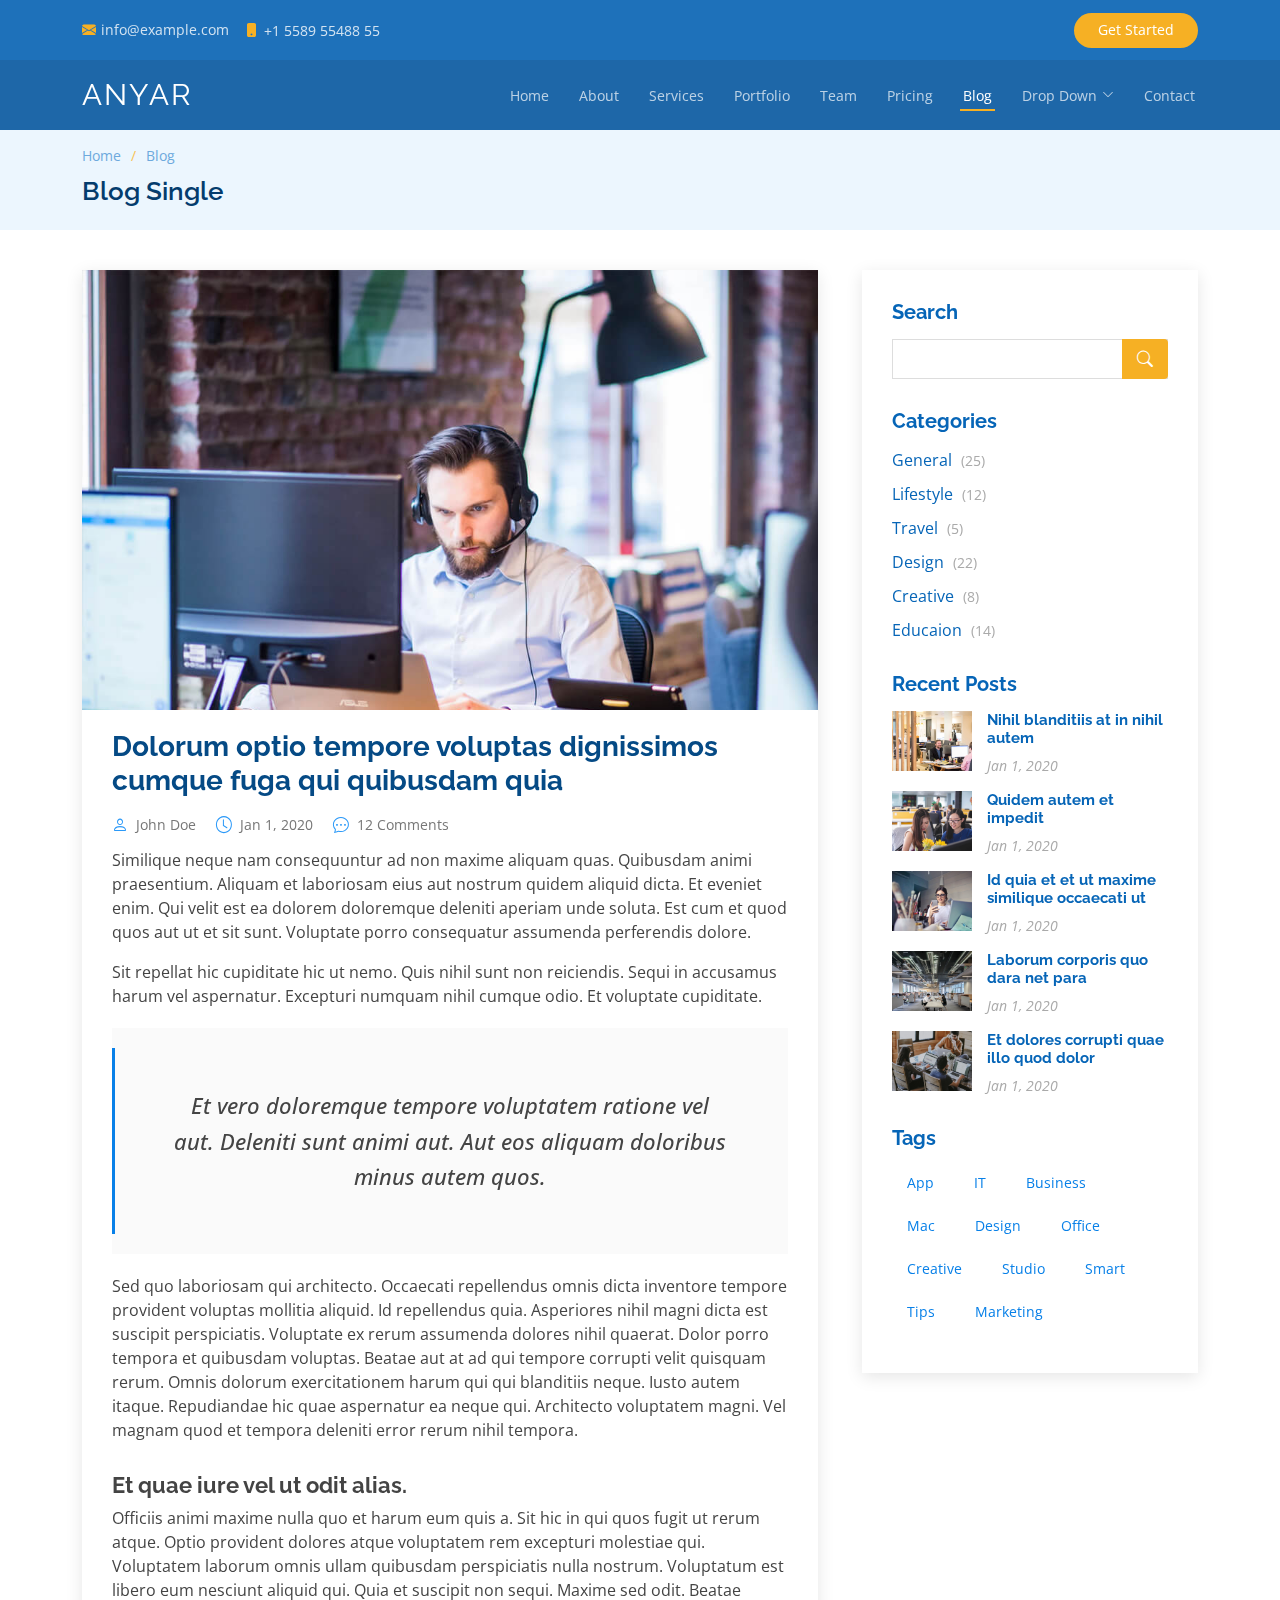
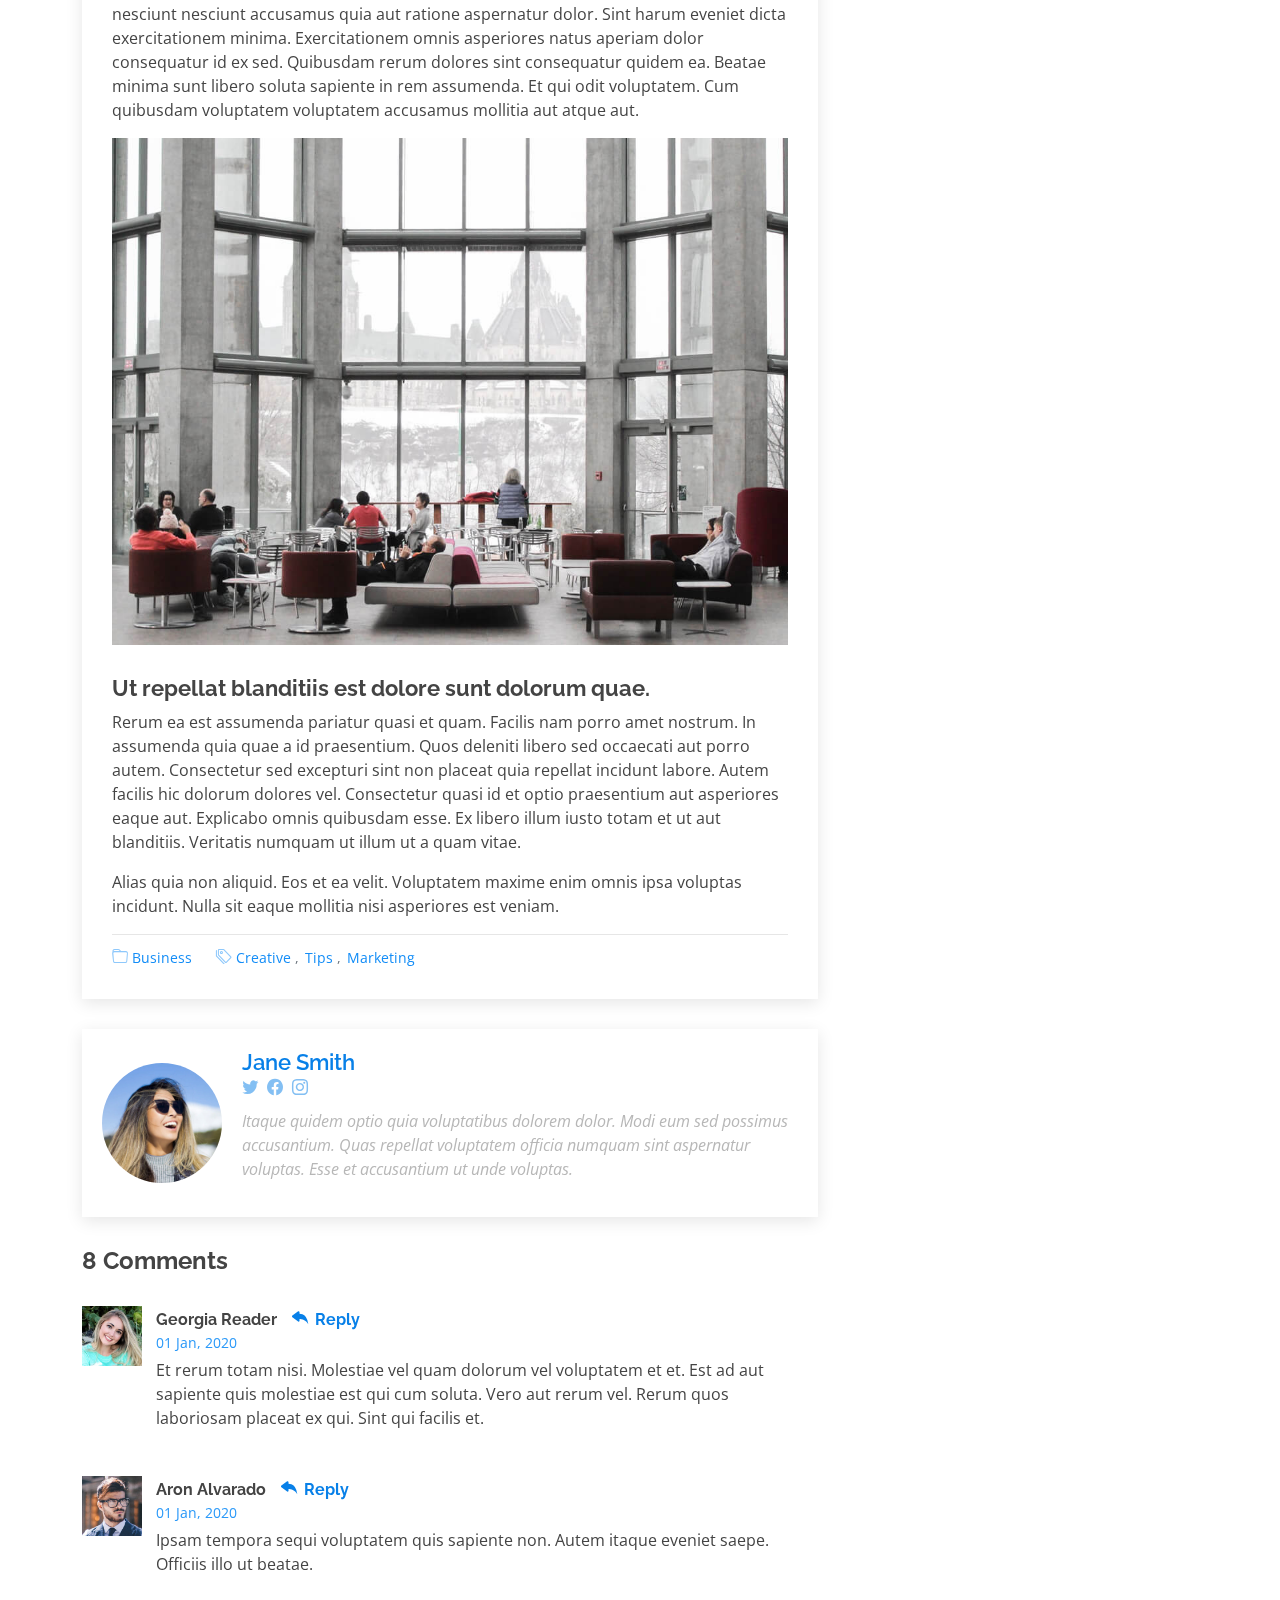
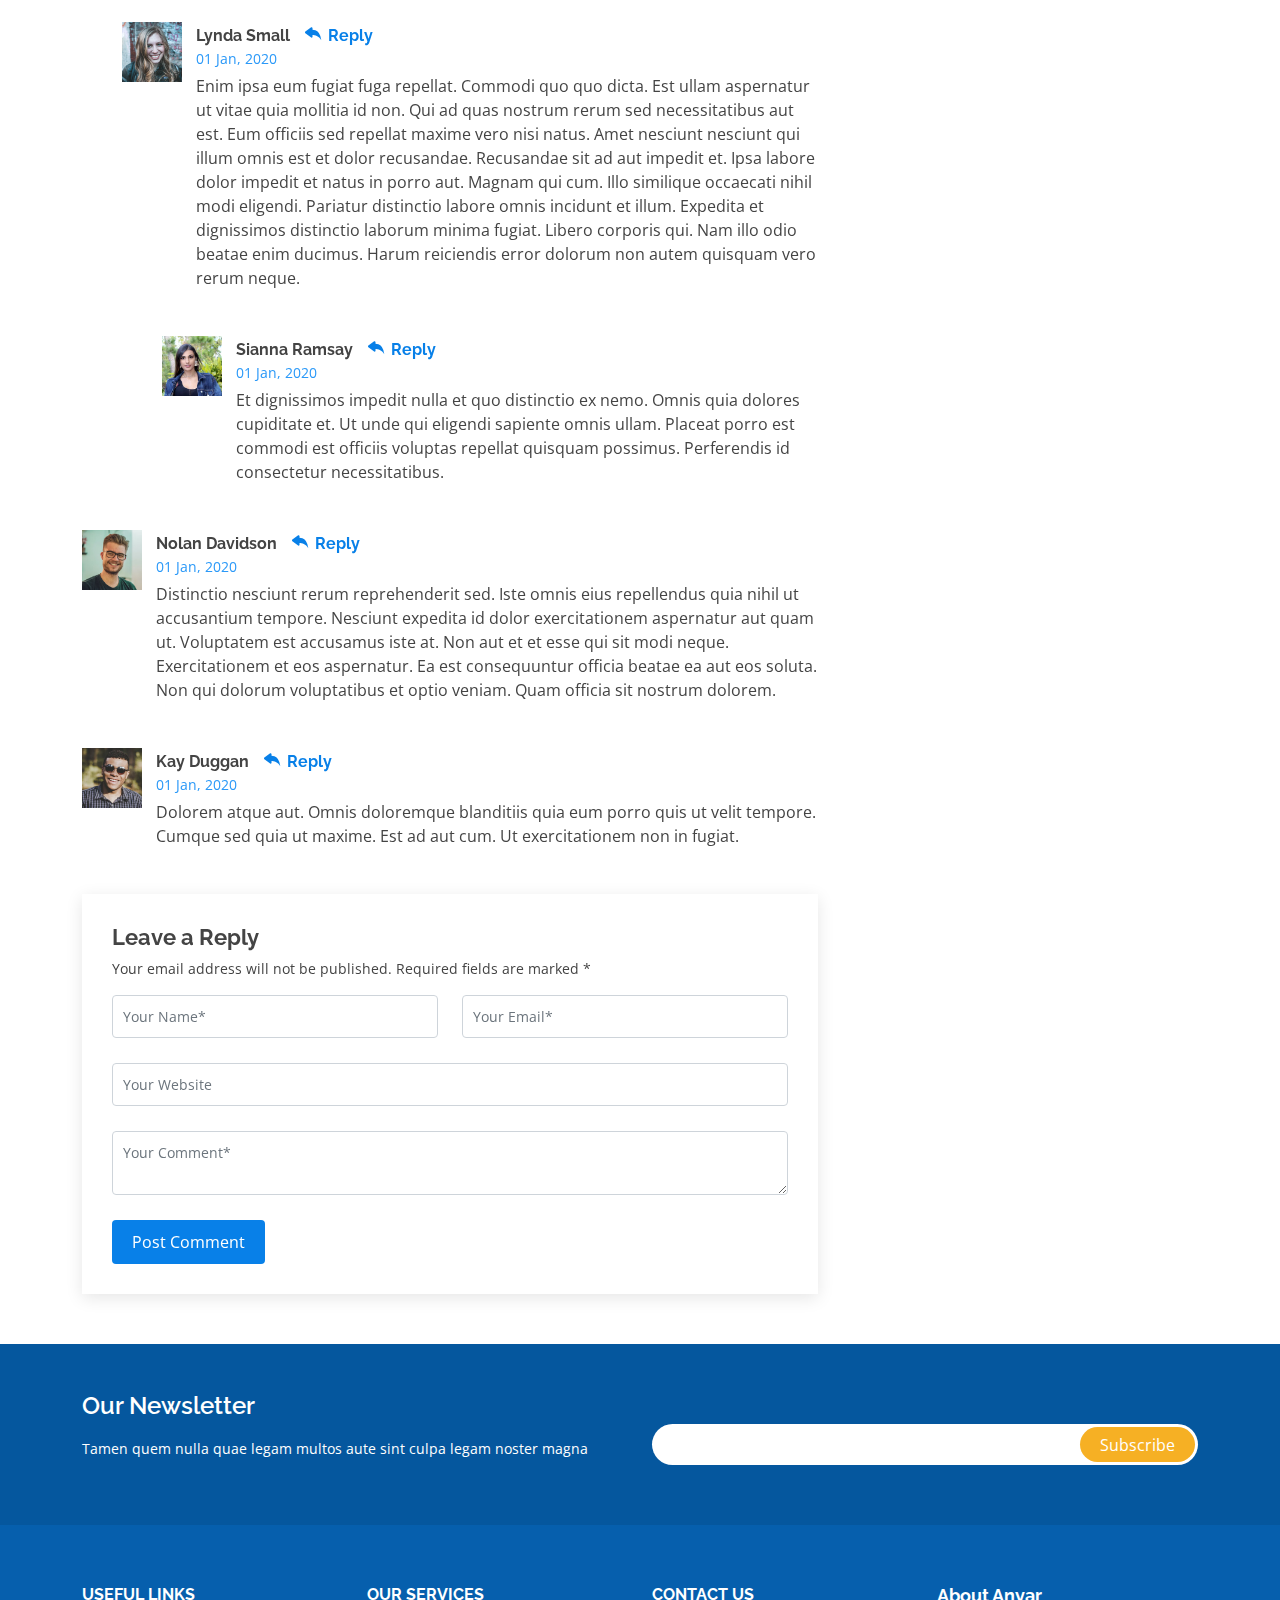
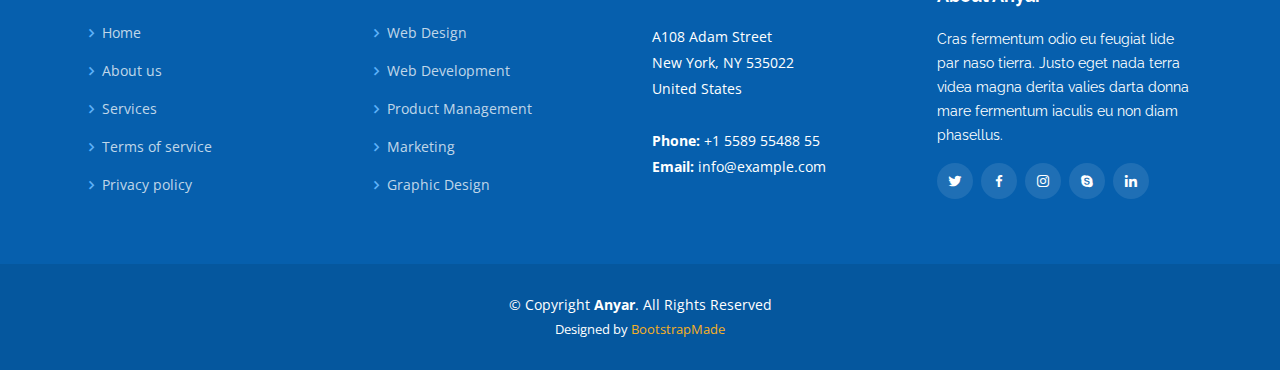
<file: blog-single.html>
<!DOCTYPE html>
<html lang="en">

<head>
  <meta charset="utf-8">
  <meta content="width=device-width, initial-scale=1.0" name="viewport">

  <title>Blog Single - Anyar Bootstrap Template</title>
  <meta content="" name="description">
  <meta content="" name="keywords">

  <!-- Favicons -->
  <link href="assets/img/favicon.png" rel="icon">
  <link href="assets/img/apple-touch-icon.png" rel="apple-touch-icon">

  <!-- Google Fonts -->
  <link href="https://fonts.googleapis.com/css?family=Open+Sans:300,300i,400,400i,600,600i,700,700i|Raleway:300,300i,400,400i,500,500i,600,600i,700,700i|Poppins:300,300i,400,400i,500,500i,600,600i,700,700i" rel="stylesheet">

  <!-- Vendor CSS Files -->
  <link href="assets/vendor/animate.css/animate.min.css" rel="stylesheet">
  <link href="assets/vendor/aos/aos.css" rel="stylesheet">
  <link href="assets/vendor/bootstrap/css/bootstrap.min.css" rel="stylesheet">
  <link href="assets/vendor/bootstrap-icons/bootstrap-icons.css" rel="stylesheet">
  <link href="assets/vendor/boxicons/css/boxicons.min.css" rel="stylesheet">
  <link href="assets/vendor/glightbox/css/glightbox.min.css" rel="stylesheet">
  <link href="assets/vendor/remixicon/remixicon.css" rel="stylesheet">
  <link href="assets/vendor/swiper/swiper-bundle.min.css" rel="stylesheet">

  <!-- Template Main CSS File -->
  <link href="assets/css/style.css" rel="stylesheet">

  <!-- =======================================================
  * Template Name: Anyar - v4.1.0
  * Template URL: https://bootstrapmade.com/anyar-free-multipurpose-one-page-bootstrap-theme/
  * Author: BootstrapMade.com
  * License: https://bootstrapmade.com/license/
  ======================================================== -->
</head>

<body>

  <!-- ======= Top Bar ======= -->
  <div id="topbar" class="fixed-top d-flex align-items-center topbar-inner-pages">
    <div class="container d-flex align-items-center justify-content-center justify-content-md-between">
      <div class="contact-info d-flex align-items-center">
        <i class="bi bi-envelope-fill"></i><a href="mailto:contact@example.com">info@example.com</a>
        <i class="bi bi-phone-fill phone-icon"></i> +1 5589 55488 55
      </div>
      <div class="cta d-none d-md-block">
        <a href="#about" class="scrollto">Get Started</a>
      </div>
    </div>
  </div>

  <!-- ======= Header ======= -->
  <header id="header" class="fixed-top d-flex align-items-center header-inner-pages">
    <div class="container d-flex align-items-center justify-content-between">

      <h1 class="logo"><a href="index.html">Anyar</a></h1>
      <!-- Uncomment below if you prefer to use an image logo -->
      <!-- <a href=index.html" class="logo"><img src="assets/img/logo.png" alt="" class="img-fluid"></a>-->

      <nav id="navbar" class="navbar">
        <ul>
          <li><a class="nav-link scrollto " href="#hero">Home</a></li>
          <li><a class="nav-link scrollto" href="#about">About</a></li>
          <li><a class="nav-link scrollto" href="#services">Services</a></li>
          <li><a class="nav-link scrollto " href="#portfolio">Portfolio</a></li>
          <li><a class="nav-link scrollto" href="#team">Team</a></li>
          <li><a class="nav-link scrollto" href="#pricing">Pricing</a></li>
          <li><a class="active" href="blog.html">Blog</a></li>
          <li class="dropdown"><a href="#"><span>Drop Down</span> <i class="bi bi-chevron-down"></i></a>
            <ul>
              <li><a href="#">Drop Down 1</a></li>
              <li class="dropdown"><a href="#"><span>Deep Drop Down</span> <i class="bi bi-chevron-right"></i></a>
                <ul>
                  <li><a href="#">Deep Drop Down 1</a></li>
                  <li><a href="#">Deep Drop Down 2</a></li>
                  <li><a href="#">Deep Drop Down 3</a></li>
                  <li><a href="#">Deep Drop Down 4</a></li>
                  <li><a href="#">Deep Drop Down 5</a></li>
                </ul>
              </li>
              <li><a href="#">Drop Down 2</a></li>
              <li><a href="#">Drop Down 3</a></li>
              <li><a href="#">Drop Down 4</a></li>
            </ul>
          </li>
          <li><a class="nav-link scrollto" href="#contact">Contact</a></li>
        </ul>
        <i class="bi bi-list mobile-nav-toggle"></i>
      </nav><!-- .navbar -->

    </div>
  </header><!-- End Header -->

  <main id="main">

    <!-- ======= Breadcrumbs ======= -->
    <section id="breadcrumbs" class="breadcrumbs">
      <div class="container">

        <ol>
          <li><a href="index.html">Home</a></li>
          <li><a href="blog.html">Blog</a></li>
        </ol>
        <h2>Blog Single</h2>

      </div>
    </section><!-- End Breadcrumbs -->

    <!-- ======= Blog Single Section ======= -->
    <section id="blog" class="blog">
      <div class="container" data-aos="fade-up">

        <div class="row">

          <div class="col-lg-8 entries">

            <article class="entry entry-single">

              <div class="entry-img">
                <img src="assets/img/blog/blog-1.jpg" alt="" class="img-fluid">
              </div>

              <h2 class="entry-title">
                <a href="blog-single.html">Dolorum optio tempore voluptas dignissimos cumque fuga qui quibusdam quia</a>
              </h2>

              <div class="entry-meta">
                <ul>
                  <li class="d-flex align-items-center"><i class="bi bi-person"></i> <a href="blog-single.html">John Doe</a></li>
                  <li class="d-flex align-items-center"><i class="bi bi-clock"></i> <a href="blog-single.html"><time datetime="2020-01-01">Jan 1, 2020</time></a></li>
                  <li class="d-flex align-items-center"><i class="bi bi-chat-dots"></i> <a href="blog-single.html">12 Comments</a></li>
                </ul>
              </div>

              <div class="entry-content">
                <p>
                  Similique neque nam consequuntur ad non maxime aliquam quas. Quibusdam animi praesentium. Aliquam et laboriosam eius aut nostrum quidem aliquid dicta.
                  Et eveniet enim. Qui velit est ea dolorem doloremque deleniti aperiam unde soluta. Est cum et quod quos aut ut et sit sunt. Voluptate porro consequatur assumenda perferendis dolore.
                </p>

                <p>
                  Sit repellat hic cupiditate hic ut nemo. Quis nihil sunt non reiciendis. Sequi in accusamus harum vel aspernatur. Excepturi numquam nihil cumque odio. Et voluptate cupiditate.
                </p>

                <blockquote>
                  <p>
                    Et vero doloremque tempore voluptatem ratione vel aut. Deleniti sunt animi aut. Aut eos aliquam doloribus minus autem quos.
                  </p>
                </blockquote>

                <p>
                  Sed quo laboriosam qui architecto. Occaecati repellendus omnis dicta inventore tempore provident voluptas mollitia aliquid. Id repellendus quia. Asperiores nihil magni dicta est suscipit perspiciatis. Voluptate ex rerum assumenda dolores nihil quaerat.
                  Dolor porro tempora et quibusdam voluptas. Beatae aut at ad qui tempore corrupti velit quisquam rerum. Omnis dolorum exercitationem harum qui qui blanditiis neque.
                  Iusto autem itaque. Repudiandae hic quae aspernatur ea neque qui. Architecto voluptatem magni. Vel magnam quod et tempora deleniti error rerum nihil tempora.
                </p>

                <h3>Et quae iure vel ut odit alias.</h3>
                <p>
                  Officiis animi maxime nulla quo et harum eum quis a. Sit hic in qui quos fugit ut rerum atque. Optio provident dolores atque voluptatem rem excepturi molestiae qui. Voluptatem laborum omnis ullam quibusdam perspiciatis nulla nostrum. Voluptatum est libero eum nesciunt aliquid qui.
                  Quia et suscipit non sequi. Maxime sed odit. Beatae nesciunt nesciunt accusamus quia aut ratione aspernatur dolor. Sint harum eveniet dicta exercitationem minima. Exercitationem omnis asperiores natus aperiam dolor consequatur id ex sed. Quibusdam rerum dolores sint consequatur quidem ea.
                  Beatae minima sunt libero soluta sapiente in rem assumenda. Et qui odit voluptatem. Cum quibusdam voluptatem voluptatem accusamus mollitia aut atque aut.
                </p>
                <img src="assets/img/blog/blog-inside-post.jpg" class="img-fluid" alt="">

                <h3>Ut repellat blanditiis est dolore sunt dolorum quae.</h3>
                <p>
                  Rerum ea est assumenda pariatur quasi et quam. Facilis nam porro amet nostrum. In assumenda quia quae a id praesentium. Quos deleniti libero sed occaecati aut porro autem. Consectetur sed excepturi sint non placeat quia repellat incidunt labore. Autem facilis hic dolorum dolores vel.
                  Consectetur quasi id et optio praesentium aut asperiores eaque aut. Explicabo omnis quibusdam esse. Ex libero illum iusto totam et ut aut blanditiis. Veritatis numquam ut illum ut a quam vitae.
                </p>
                <p>
                  Alias quia non aliquid. Eos et ea velit. Voluptatem maxime enim omnis ipsa voluptas incidunt. Nulla sit eaque mollitia nisi asperiores est veniam.
                </p>

              </div>

              <div class="entry-footer">
                <i class="bi bi-folder"></i>
                <ul class="cats">
                  <li><a href="#">Business</a></li>
                </ul>

                <i class="bi bi-tags"></i>
                <ul class="tags">
                  <li><a href="#">Creative</a></li>
                  <li><a href="#">Tips</a></li>
                  <li><a href="#">Marketing</a></li>
                </ul>
              </div>

            </article><!-- End blog entry -->

            <div class="blog-author d-flex align-items-center">
              <img src="assets/img/blog/blog-author.jpg" class="rounded-circle float-left" alt="">
              <div>
                <h4>Jane Smith</h4>
                <div class="social-links">
                  <a href="https://twitters.com/#"><i class="bi bi-twitter"></i></a>
                  <a href="https://facebook.com/#"><i class="bi bi-facebook"></i></a>
                  <a href="https://instagram.com/#"><i class="biu bi-instagram"></i></a>
                </div>
                <p>
                  Itaque quidem optio quia voluptatibus dolorem dolor. Modi eum sed possimus accusantium. Quas repellat voluptatem officia numquam sint aspernatur voluptas. Esse et accusantium ut unde voluptas.
                </p>
              </div>
            </div><!-- End blog author bio -->

            <div class="blog-comments">

              <h4 class="comments-count">8 Comments</h4>

              <div id="comment-1" class="comment">
                <div class="d-flex">
                  <div class="comment-img"><img src="assets/img/blog/comments-1.jpg" alt=""></div>
                  <div>
                    <h5><a href="">Georgia Reader</a> <a href="#" class="reply"><i class="bi bi-reply-fill"></i> Reply</a></h5>
                    <time datetime="2020-01-01">01 Jan, 2020</time>
                    <p>
                      Et rerum totam nisi. Molestiae vel quam dolorum vel voluptatem et et. Est ad aut sapiente quis molestiae est qui cum soluta.
                      Vero aut rerum vel. Rerum quos laboriosam placeat ex qui. Sint qui facilis et.
                    </p>
                  </div>
                </div>
              </div><!-- End comment #1 -->

              <div id="comment-2" class="comment">
                <div class="d-flex">
                  <div class="comment-img"><img src="assets/img/blog/comments-2.jpg" alt=""></div>
                  <div>
                    <h5><a href="">Aron Alvarado</a> <a href="#" class="reply"><i class="bi bi-reply-fill"></i> Reply</a></h5>
                    <time datetime="2020-01-01">01 Jan, 2020</time>
                    <p>
                      Ipsam tempora sequi voluptatem quis sapiente non. Autem itaque eveniet saepe. Officiis illo ut beatae.
                    </p>
                  </div>
                </div>

                <div id="comment-reply-1" class="comment comment-reply">
                  <div class="d-flex">
                    <div class="comment-img"><img src="assets/img/blog/comments-3.jpg" alt=""></div>
                    <div>
                      <h5><a href="">Lynda Small</a> <a href="#" class="reply"><i class="bi bi-reply-fill"></i> Reply</a></h5>
                      <time datetime="2020-01-01">01 Jan, 2020</time>
                      <p>
                        Enim ipsa eum fugiat fuga repellat. Commodi quo quo dicta. Est ullam aspernatur ut vitae quia mollitia id non. Qui ad quas nostrum rerum sed necessitatibus aut est. Eum officiis sed repellat maxime vero nisi natus. Amet nesciunt nesciunt qui illum omnis est et dolor recusandae.

                        Recusandae sit ad aut impedit et. Ipsa labore dolor impedit et natus in porro aut. Magnam qui cum. Illo similique occaecati nihil modi eligendi. Pariatur distinctio labore omnis incidunt et illum. Expedita et dignissimos distinctio laborum minima fugiat.

                        Libero corporis qui. Nam illo odio beatae enim ducimus. Harum reiciendis error dolorum non autem quisquam vero rerum neque.
                      </p>
                    </div>
                  </div>

                  <div id="comment-reply-2" class="comment comment-reply">
                    <div class="d-flex">
                      <div class="comment-img"><img src="assets/img/blog/comments-4.jpg" alt=""></div>
                      <div>
                        <h5><a href="">Sianna Ramsay</a> <a href="#" class="reply"><i class="bi bi-reply-fill"></i> Reply</a></h5>
                        <time datetime="2020-01-01">01 Jan, 2020</time>
                        <p>
                          Et dignissimos impedit nulla et quo distinctio ex nemo. Omnis quia dolores cupiditate et. Ut unde qui eligendi sapiente omnis ullam. Placeat porro est commodi est officiis voluptas repellat quisquam possimus. Perferendis id consectetur necessitatibus.
                        </p>
                      </div>
                    </div>

                  </div><!-- End comment reply #2-->

                </div><!-- End comment reply #1-->

              </div><!-- End comment #2-->

              <div id="comment-3" class="comment">
                <div class="d-flex">
                  <div class="comment-img"><img src="assets/img/blog/comments-5.jpg" alt=""></div>
                  <div>
                    <h5><a href="">Nolan Davidson</a> <a href="#" class="reply"><i class="bi bi-reply-fill"></i> Reply</a></h5>
                    <time datetime="2020-01-01">01 Jan, 2020</time>
                    <p>
                      Distinctio nesciunt rerum reprehenderit sed. Iste omnis eius repellendus quia nihil ut accusantium tempore. Nesciunt expedita id dolor exercitationem aspernatur aut quam ut. Voluptatem est accusamus iste at.
                      Non aut et et esse qui sit modi neque. Exercitationem et eos aspernatur. Ea est consequuntur officia beatae ea aut eos soluta. Non qui dolorum voluptatibus et optio veniam. Quam officia sit nostrum dolorem.
                    </p>
                  </div>
                </div>

              </div><!-- End comment #3 -->

              <div id="comment-4" class="comment">
                <div class="d-flex">
                  <div class="comment-img"><img src="assets/img/blog/comments-6.jpg" alt=""></div>
                  <div>
                    <h5><a href="">Kay Duggan</a> <a href="#" class="reply"><i class="bi bi-reply-fill"></i> Reply</a></h5>
                    <time datetime="2020-01-01">01 Jan, 2020</time>
                    <p>
                      Dolorem atque aut. Omnis doloremque blanditiis quia eum porro quis ut velit tempore. Cumque sed quia ut maxime. Est ad aut cum. Ut exercitationem non in fugiat.
                    </p>
                  </div>
                </div>

              </div><!-- End comment #4 -->

              <div class="reply-form">
                <h4>Leave a Reply</h4>
                <p>Your email address will not be published. Required fields are marked * </p>
                <form action="">
                  <div class="row">
                    <div class="col-md-6 form-group">
                      <input name="name" type="text" class="form-control" placeholder="Your Name*">
                    </div>
                    <div class="col-md-6 form-group">
                      <input name="email" type="text" class="form-control" placeholder="Your Email*">
                    </div>
                  </div>
                  <div class="row">
                    <div class="col form-group">
                      <input name="website" type="text" class="form-control" placeholder="Your Website">
                    </div>
                  </div>
                  <div class="row">
                    <div class="col form-group">
                      <textarea name="comment" class="form-control" placeholder="Your Comment*"></textarea>
                    </div>
                  </div>
                  <button type="submit" class="btn btn-primary">Post Comment</button>

                </form>

              </div>

            </div><!-- End blog comments -->

          </div><!-- End blog entries list -->

          <div class="col-lg-4">

            <div class="sidebar">

              <h3 class="sidebar-title">Search</h3>
              <div class="sidebar-item search-form">
                <form action="">
                  <input type="text">
                  <button type="submit"><i class="bi bi-search"></i></button>
                </form>
              </div><!-- End sidebar search formn-->

              <h3 class="sidebar-title">Categories</h3>
              <div class="sidebar-item categories">
                <ul>
                  <li><a href="#">General <span>(25)</span></a></li>
                  <li><a href="#">Lifestyle <span>(12)</span></a></li>
                  <li><a href="#">Travel <span>(5)</span></a></li>
                  <li><a href="#">Design <span>(22)</span></a></li>
                  <li><a href="#">Creative <span>(8)</span></a></li>
                  <li><a href="#">Educaion <span>(14)</span></a></li>
                </ul>
              </div><!-- End sidebar categories-->

              <h3 class="sidebar-title">Recent Posts</h3>
              <div class="sidebar-item recent-posts">
                <div class="post-item clearfix">
                  <img src="assets/img/blog/blog-recent-1.jpg" alt="">
                  <h4><a href="blog-single.html">Nihil blanditiis at in nihil autem</a></h4>
                  <time datetime="2020-01-01">Jan 1, 2020</time>
                </div>

                <div class="post-item clearfix">
                  <img src="assets/img/blog/blog-recent-2.jpg" alt="">
                  <h4><a href="blog-single.html">Quidem autem et impedit</a></h4>
                  <time datetime="2020-01-01">Jan 1, 2020</time>
                </div>

                <div class="post-item clearfix">
                  <img src="assets/img/blog/blog-recent-3.jpg" alt="">
                  <h4><a href="blog-single.html">Id quia et et ut maxime similique occaecati ut</a></h4>
                  <time datetime="2020-01-01">Jan 1, 2020</time>
                </div>

                <div class="post-item clearfix">
                  <img src="assets/img/blog/blog-recent-4.jpg" alt="">
                  <h4><a href="blog-single.html">Laborum corporis quo dara net para</a></h4>
                  <time datetime="2020-01-01">Jan 1, 2020</time>
                </div>

                <div class="post-item clearfix">
                  <img src="assets/img/blog/blog-recent-5.jpg" alt="">
                  <h4><a href="blog-single.html">Et dolores corrupti quae illo quod dolor</a></h4>
                  <time datetime="2020-01-01">Jan 1, 2020</time>
                </div>

              </div><!-- End sidebar recent posts-->

              <h3 class="sidebar-title">Tags</h3>
              <div class="sidebar-item tags">
                <ul>
                  <li><a href="#">App</a></li>
                  <li><a href="#">IT</a></li>
                  <li><a href="#">Business</a></li>
                  <li><a href="#">Mac</a></li>
                  <li><a href="#">Design</a></li>
                  <li><a href="#">Office</a></li>
                  <li><a href="#">Creative</a></li>
                  <li><a href="#">Studio</a></li>
                  <li><a href="#">Smart</a></li>
                  <li><a href="#">Tips</a></li>
                  <li><a href="#">Marketing</a></li>
                </ul>
              </div><!-- End sidebar tags-->

            </div><!-- End sidebar -->

          </div><!-- End blog sidebar -->

        </div>

      </div>
    </section><!-- End Blog Single Section -->

  </main><!-- End #main -->

  <!-- ======= Footer ======= -->
  <footer id="footer">

    <div class="footer-newsletter">
      <div class="container">
        <div class="row">
          <div class="col-lg-6">
            <h4>Our Newsletter</h4>
            <p>Tamen quem nulla quae legam multos aute sint culpa legam noster magna</p>
          </div>
          <div class="col-lg-6">
            <form action="" method="post">
              <input type="email" name="email"><input type="submit" value="Subscribe">
            </form>
          </div>
        </div>
      </div>
    </div>

    <div class="footer-top">
      <div class="container">
        <div class="row">

          <div class="col-lg-3 col-md-6 footer-links">
            <h4>Useful Links</h4>
            <ul>
              <li><i class="bx bx-chevron-right"></i> <a href="#">Home</a></li>
              <li><i class="bx bx-chevron-right"></i> <a href="#">About us</a></li>
              <li><i class="bx bx-chevron-right"></i> <a href="#">Services</a></li>
              <li><i class="bx bx-chevron-right"></i> <a href="#">Terms of service</a></li>
              <li><i class="bx bx-chevron-right"></i> <a href="#">Privacy policy</a></li>
            </ul>
          </div>

          <div class="col-lg-3 col-md-6 footer-links">
            <h4>Our Services</h4>
            <ul>
              <li><i class="bx bx-chevron-right"></i> <a href="#">Web Design</a></li>
              <li><i class="bx bx-chevron-right"></i> <a href="#">Web Development</a></li>
              <li><i class="bx bx-chevron-right"></i> <a href="#">Product Management</a></li>
              <li><i class="bx bx-chevron-right"></i> <a href="#">Marketing</a></li>
              <li><i class="bx bx-chevron-right"></i> <a href="#">Graphic Design</a></li>
            </ul>
          </div>

          <div class="col-lg-3 col-md-6 footer-contact">
            <h4>Contact Us</h4>
            <p>
              A108 Adam Street <br>
              New York, NY 535022<br>
              United States <br><br>
              <strong>Phone:</strong> +1 5589 55488 55<br>
              <strong>Email:</strong> info@example.com<br>
            </p>

          </div>

          <div class="col-lg-3 col-md-6 footer-info">
            <h3>About Anyar</h3>
            <p>Cras fermentum odio eu feugiat lide par naso tierra. Justo eget nada terra videa magna derita valies darta donna mare fermentum iaculis eu non diam phasellus.</p>
            <div class="social-links mt-3">
              <a href="#" class="twitter"><i class="bx bxl-twitter"></i></a>
              <a href="#" class="facebook"><i class="bx bxl-facebook"></i></a>
              <a href="#" class="instagram"><i class="bx bxl-instagram"></i></a>
              <a href="#" class="google-plus"><i class="bx bxl-skype"></i></a>
              <a href="#" class="linkedin"><i class="bx bxl-linkedin"></i></a>
            </div>
          </div>

        </div>
      </div>
    </div>

    <div class="container">
      <div class="copyright">
        &copy; Copyright <strong><span>Anyar</span></strong>. All Rights Reserved
      </div>
      <div class="credits">
        <!-- All the links in the footer should remain intact. -->
        <!-- You can delete the links only if you purchased the pro version. -->
        <!-- Licensing information: https://bootstrapmade.com/license/ -->
        <!-- Purchase the pro version with working PHP/AJAX contact form: https://bootstrapmade.com/anyar-free-multipurpose-one-page-bootstrap-theme/ -->
        Designed by <a href="https://bootstrapmade.com/">BootstrapMade</a>
      </div>
    </div>
  </footer><!-- End Footer -->

  <div id="preloader"></div>
  <a href="#" class="back-to-top d-flex align-items-center justify-content-center"><i class="bi bi-arrow-up-short"></i></a>

  <!-- Vendor JS Files -->
  <script src="assets/vendor/aos/aos.js"></script>
  <script src="assets/vendor/bootstrap/js/bootstrap.bundle.min.js"></script>
  <script src="assets/vendor/glightbox/js/glightbox.min.js"></script>
  <script src="assets/vendor/isotope-layout/isotope.pkgd.min.js"></script>
  <script src="assets/vendor/php-email-form/validate.js"></script>
  <script src="assets/vendor/swiper/swiper-bundle.min.js"></script>

  <!-- Template Main JS File -->
  <script src="assets/js/main.js"></script>

</body>

</html>
</file>
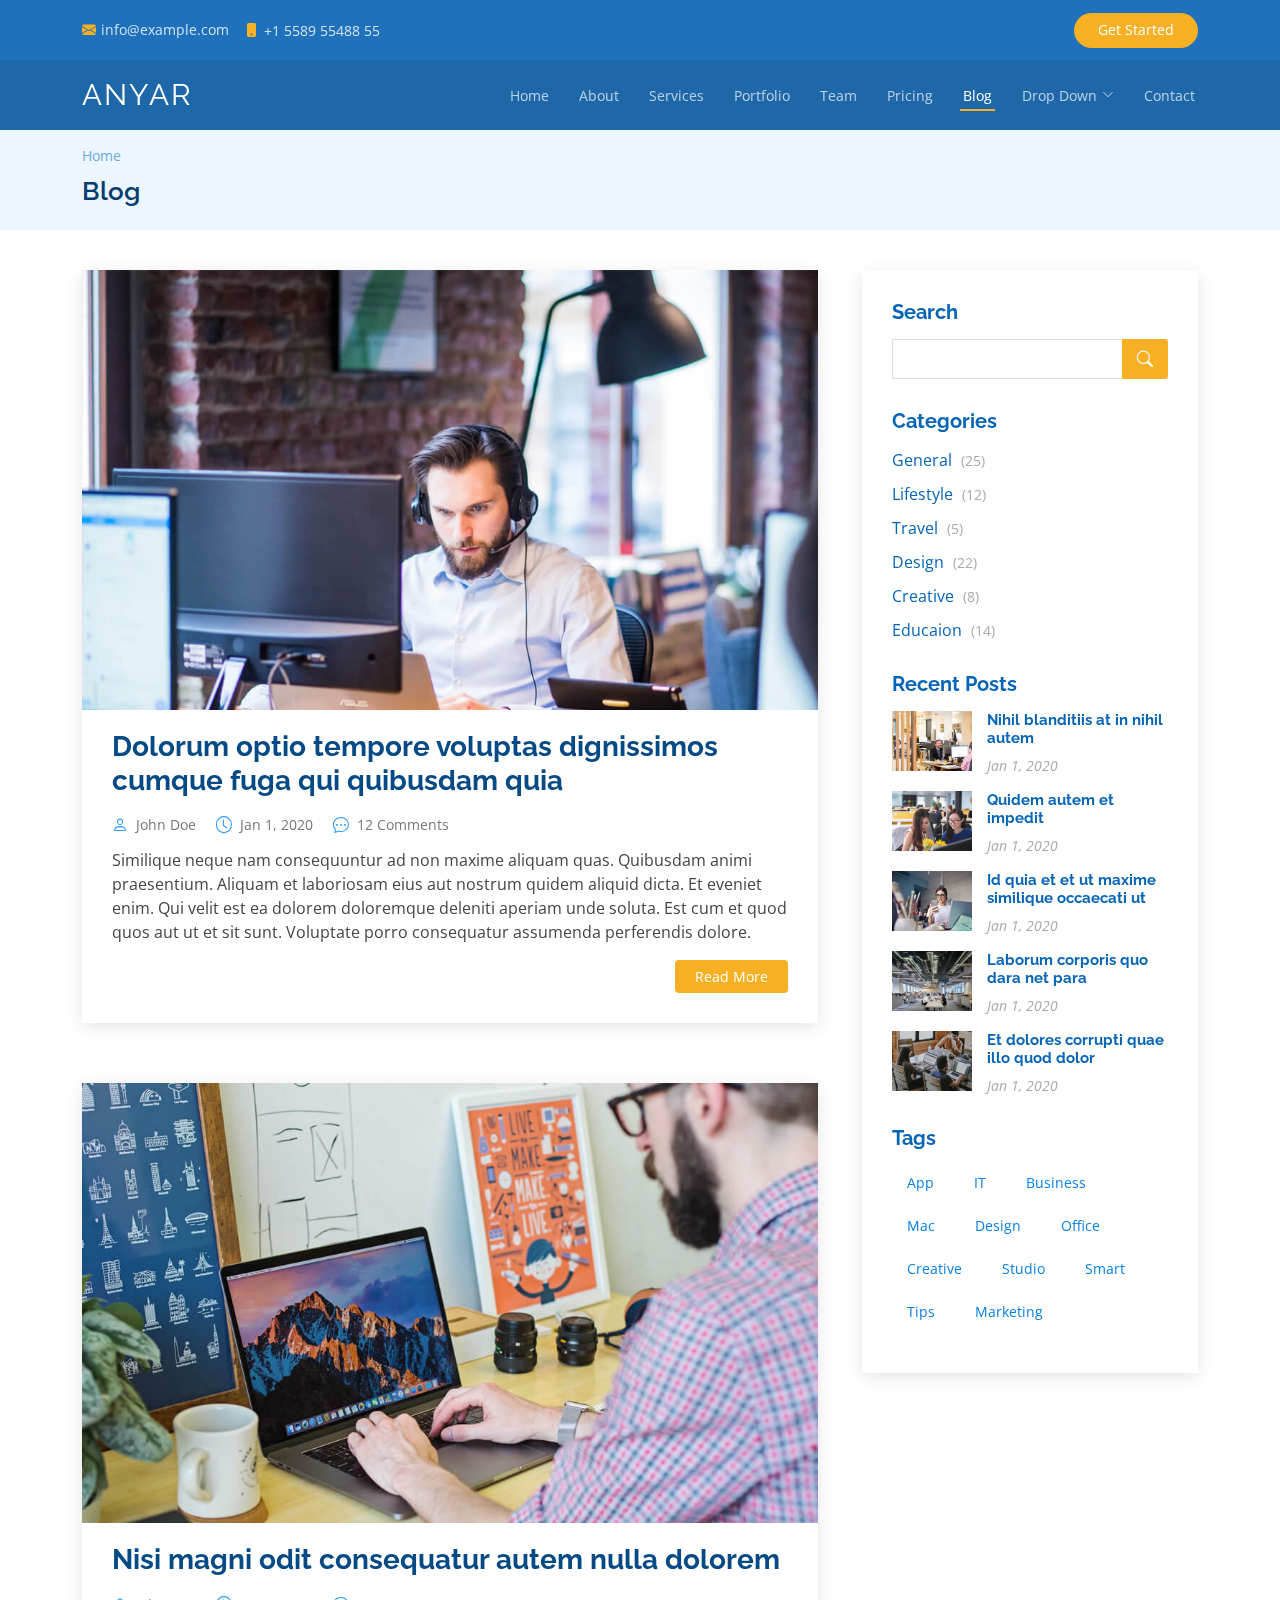
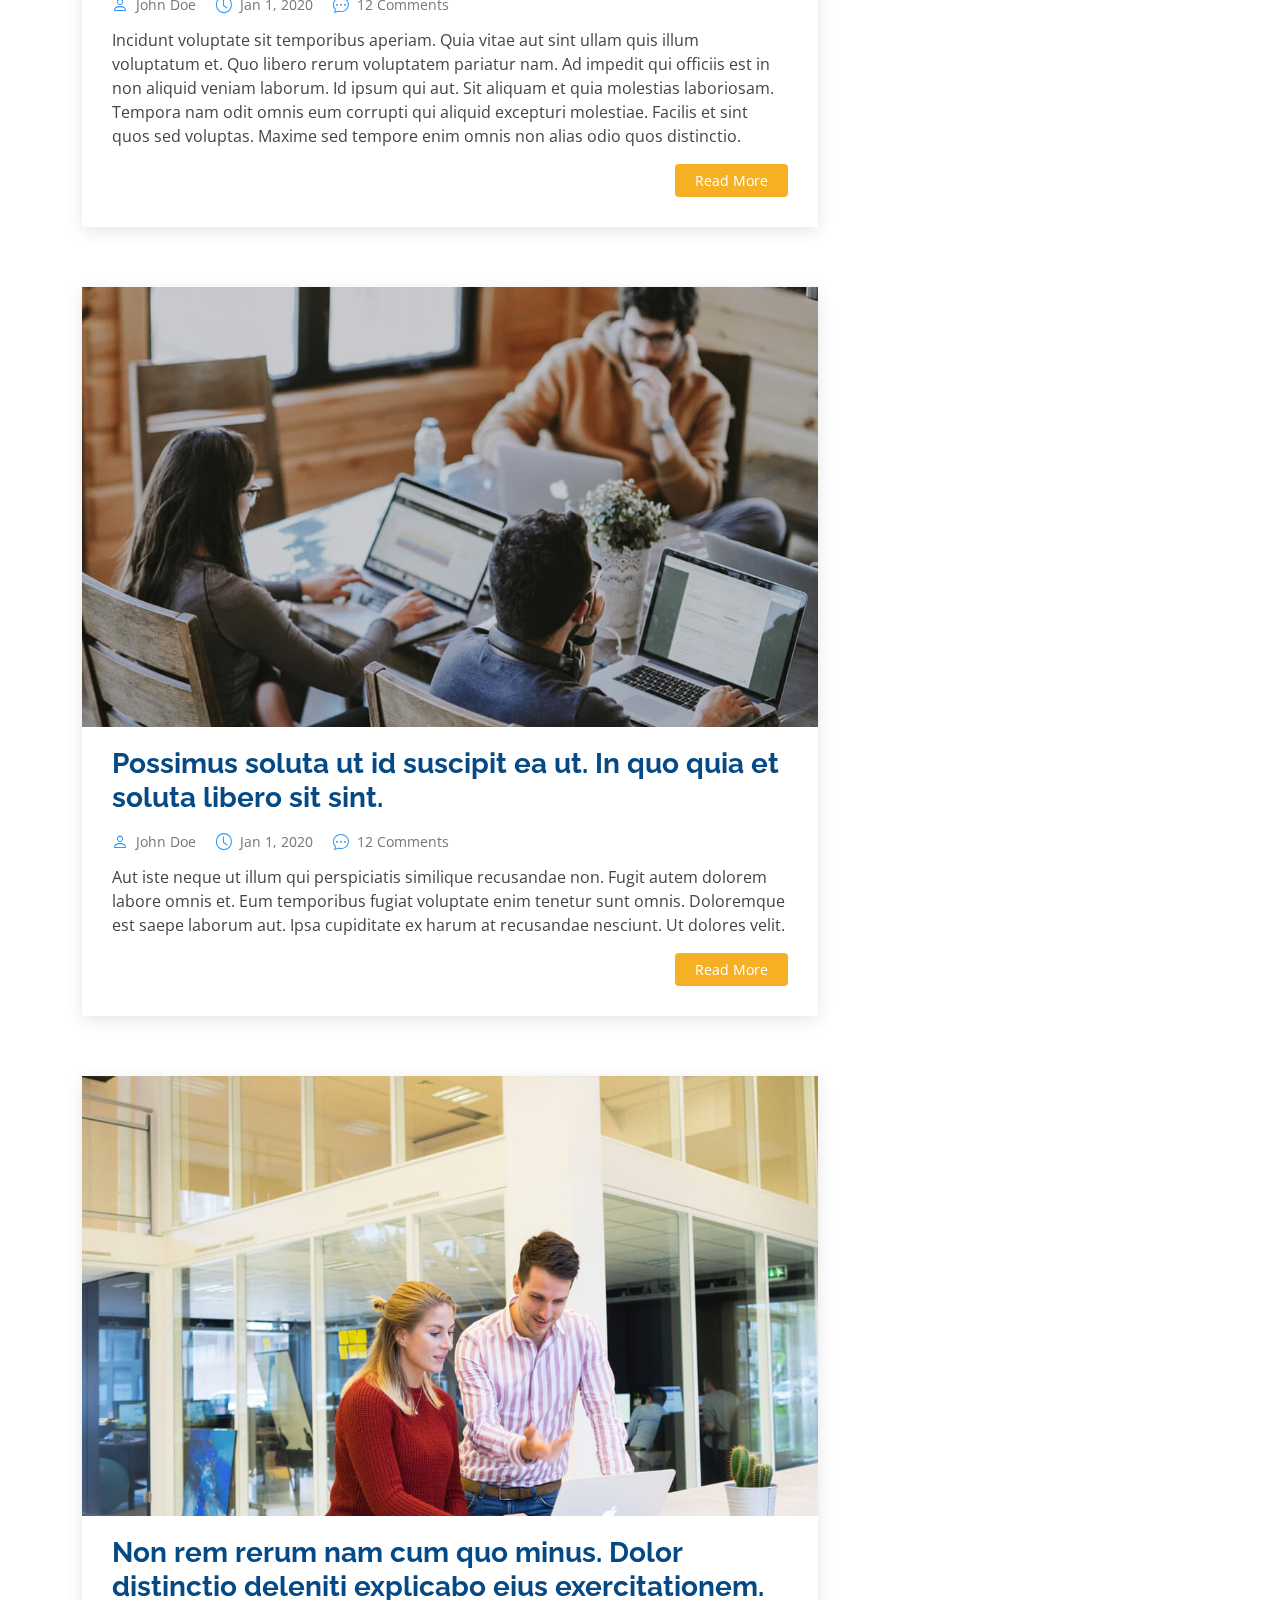
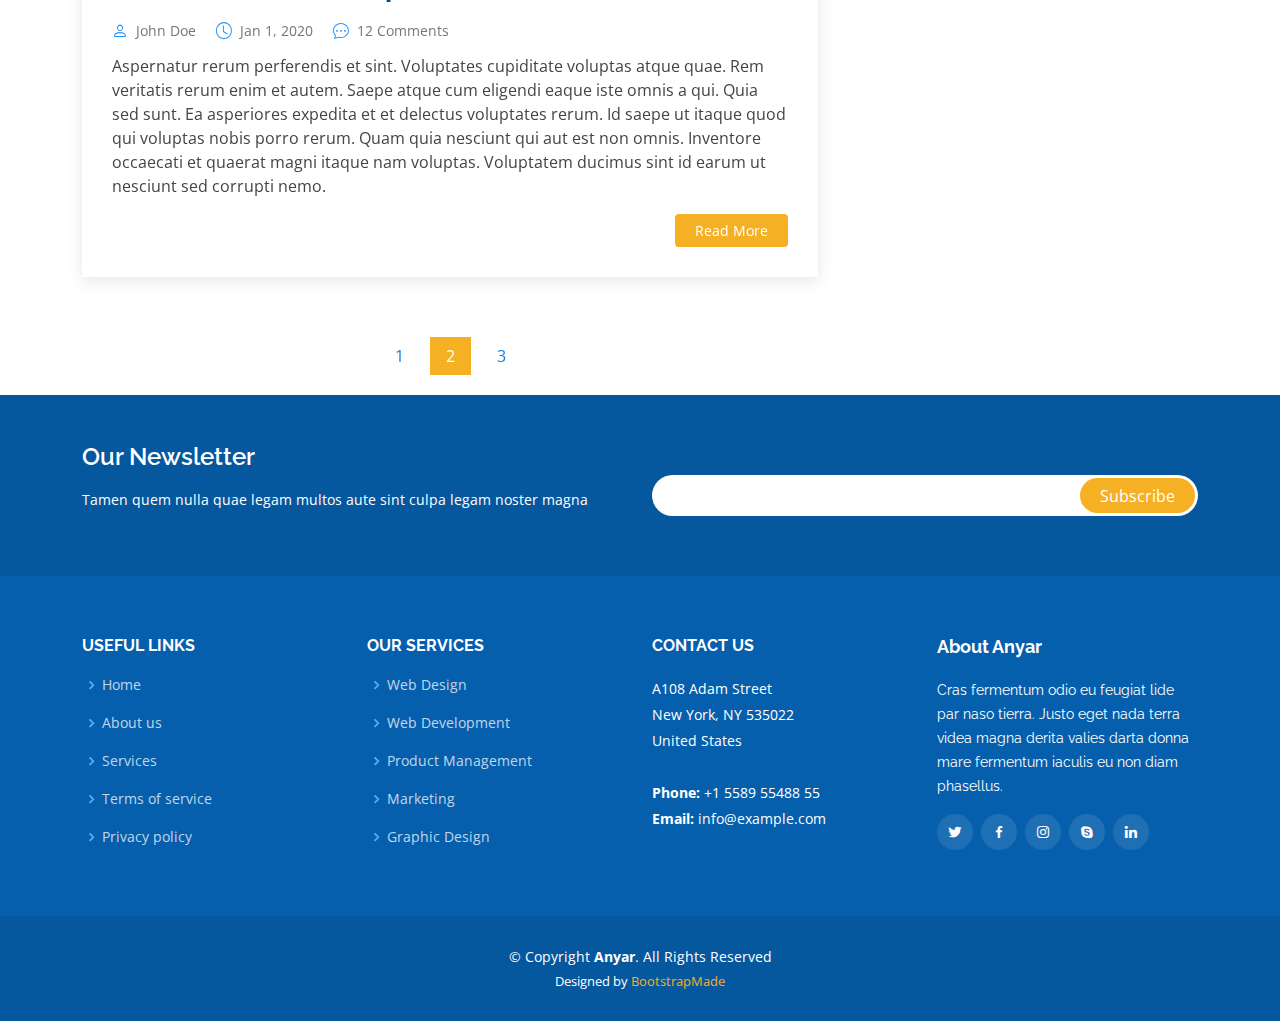
<file: blog.html>
<!DOCTYPE html>
<html lang="en">

<head>
  <meta charset="utf-8">
  <meta content="width=device-width, initial-scale=1.0" name="viewport">

  <title>Blog - Anyar Bootstrap Template</title>
  <meta content="" name="description">
  <meta content="" name="keywords">

  <!-- Favicons -->
  <link href="assets/img/favicon.png" rel="icon">
  <link href="assets/img/apple-touch-icon.png" rel="apple-touch-icon">

  <!-- Google Fonts -->
  <link href="https://fonts.googleapis.com/css?family=Open+Sans:300,300i,400,400i,600,600i,700,700i|Raleway:300,300i,400,400i,500,500i,600,600i,700,700i|Poppins:300,300i,400,400i,500,500i,600,600i,700,700i" rel="stylesheet">

  <!-- Vendor CSS Files -->
  <link href="assets/vendor/animate.css/animate.min.css" rel="stylesheet">
  <link href="assets/vendor/aos/aos.css" rel="stylesheet">
  <link href="assets/vendor/bootstrap/css/bootstrap.min.css" rel="stylesheet">
  <link href="assets/vendor/bootstrap-icons/bootstrap-icons.css" rel="stylesheet">
  <link href="assets/vendor/boxicons/css/boxicons.min.css" rel="stylesheet">
  <link href="assets/vendor/glightbox/css/glightbox.min.css" rel="stylesheet">
  <link href="assets/vendor/remixicon/remixicon.css" rel="stylesheet">
  <link href="assets/vendor/swiper/swiper-bundle.min.css" rel="stylesheet">

  <!-- Template Main CSS File -->
  <link href="assets/css/style.css" rel="stylesheet">

  <!-- =======================================================
  * Template Name: Anyar - v4.1.0
  * Template URL: https://bootstrapmade.com/anyar-free-multipurpose-one-page-bootstrap-theme/
  * Author: BootstrapMade.com
  * License: https://bootstrapmade.com/license/
  ======================================================== -->
</head>

<body>

  <!-- ======= Top Bar ======= -->
  <div id="topbar" class="fixed-top d-flex align-items-center topbar-inner-pages">
    <div class="container d-flex align-items-center justify-content-center justify-content-md-between">
      <div class="contact-info d-flex align-items-center">
        <i class="bi bi-envelope-fill"></i><a href="mailto:contact@example.com">info@example.com</a>
        <i class="bi bi-phone-fill phone-icon"></i> +1 5589 55488 55
      </div>
      <div class="cta d-none d-md-block">
        <a href="#about" class="scrollto">Get Started</a>
      </div>
    </div>
  </div>

  <!-- ======= Header ======= -->
  <header id="header" class="fixed-top d-flex align-items-center header-inner-pages">
    <div class="container d-flex align-items-center justify-content-between">

      <h1 class="logo"><a href="index.html">Anyar</a></h1>
      <!-- Uncomment below if you prefer to use an image logo -->
      <!-- <a href=index.html" class="logo"><img src="assets/img/logo.png" alt="" class="img-fluid"></a>-->

      <nav id="navbar" class="navbar">
        <ul>
          <li><a class="nav-link scrollto " href="#hero">Home</a></li>
          <li><a class="nav-link scrollto" href="#about">About</a></li>
          <li><a class="nav-link scrollto" href="#services">Services</a></li>
          <li><a class="nav-link scrollto " href="#portfolio">Portfolio</a></li>
          <li><a class="nav-link scrollto" href="#team">Team</a></li>
          <li><a class="nav-link scrollto" href="#pricing">Pricing</a></li>
          <li><a class="active" href="blog.html">Blog</a></li>
          <li class="dropdown"><a href="#"><span>Drop Down</span> <i class="bi bi-chevron-down"></i></a>
            <ul>
              <li><a href="#">Drop Down 1</a></li>
              <li class="dropdown"><a href="#"><span>Deep Drop Down</span> <i class="bi bi-chevron-right"></i></a>
                <ul>
                  <li><a href="#">Deep Drop Down 1</a></li>
                  <li><a href="#">Deep Drop Down 2</a></li>
                  <li><a href="#">Deep Drop Down 3</a></li>
                  <li><a href="#">Deep Drop Down 4</a></li>
                  <li><a href="#">Deep Drop Down 5</a></li>
                </ul>
              </li>
              <li><a href="#">Drop Down 2</a></li>
              <li><a href="#">Drop Down 3</a></li>
              <li><a href="#">Drop Down 4</a></li>
            </ul>
          </li>
          <li><a class="nav-link scrollto" href="#contact">Contact</a></li>
        </ul>
        <i class="bi bi-list mobile-nav-toggle"></i>
      </nav><!-- .navbar -->

    </div>
  </header><!-- End Header -->

  <main id="main">

    <!-- ======= Breadcrumbs ======= -->
    <section id="breadcrumbs" class="breadcrumbs">
      <div class="container">

        <ol>
          <li><a href="index.html">Home</a></li>
        </ol>
        <h2>Blog</h2>

      </div>
    </section><!-- End Breadcrumbs -->

    <!-- ======= Blog Section ======= -->
    <section id="blog" class="blog">
      <div class="container" data-aos="fade-up">

        <div class="row">

          <div class="col-lg-8 entries">

            <article class="entry">

              <div class="entry-img">
                <img src="assets/img/blog/blog-1.jpg" alt="" class="img-fluid">
              </div>

              <h2 class="entry-title">
                <a href="blog-single.html">Dolorum optio tempore voluptas dignissimos cumque fuga qui quibusdam quia</a>
              </h2>

              <div class="entry-meta">
                <ul>
                  <li class="d-flex align-items-center"><i class="bi bi-person"></i> <a href="blog-single.html">John Doe</a></li>
                  <li class="d-flex align-items-center"><i class="bi bi-clock"></i> <a href="blog-single.html"><time datetime="2020-01-01">Jan 1, 2020</time></a></li>
                  <li class="d-flex align-items-center"><i class="bi bi-chat-dots"></i> <a href="blog-single.html">12 Comments</a></li>
                </ul>
              </div>

              <div class="entry-content">
                <p>
                  Similique neque nam consequuntur ad non maxime aliquam quas. Quibusdam animi praesentium. Aliquam et laboriosam eius aut nostrum quidem aliquid dicta.
                  Et eveniet enim. Qui velit est ea dolorem doloremque deleniti aperiam unde soluta. Est cum et quod quos aut ut et sit sunt. Voluptate porro consequatur assumenda perferendis dolore.
                </p>
                <div class="read-more">
                  <a href="blog-single.html">Read More</a>
                </div>
              </div>

            </article><!-- End blog entry -->

            <article class="entry">

              <div class="entry-img">
                <img src="assets/img/blog/blog-2.jpg" alt="" class="img-fluid">
              </div>

              <h2 class="entry-title">
                <a href="blog-single.html">Nisi magni odit consequatur autem nulla dolorem</a>
              </h2>

              <div class="entry-meta">
                <ul>
                  <li class="d-flex align-items-center"><i class="bi bi-person"></i> <a href="blog-single.html">John Doe</a></li>
                  <li class="d-flex align-items-center"><i class="bi bi-clock"></i> <a href="blog-single.html"><time datetime="2020-01-01">Jan 1, 2020</time></a></li>
                  <li class="d-flex align-items-center"><i class="bi bi-chat-dots"></i> <a href="blog-single.html">12 Comments</a></li>
                </ul>
              </div>

              <div class="entry-content">
                <p>
                  Incidunt voluptate sit temporibus aperiam. Quia vitae aut sint ullam quis illum voluptatum et. Quo libero rerum voluptatem pariatur nam.
                  Ad impedit qui officiis est in non aliquid veniam laborum. Id ipsum qui aut. Sit aliquam et quia molestias laboriosam. Tempora nam odit omnis eum corrupti qui aliquid excepturi molestiae. Facilis et sint quos sed voluptas. Maxime sed tempore enim omnis non alias odio quos distinctio.
                </p>
                <div class="read-more">
                  <a href="blog-single.html">Read More</a>
                </div>
              </div>

            </article><!-- End blog entry -->

            <article class="entry">

              <div class="entry-img">
                <img src="assets/img/blog/blog-3.jpg" alt="" class="img-fluid">
              </div>

              <h2 class="entry-title">
                <a href="blog-single.html">Possimus soluta ut id suscipit ea ut. In quo quia et soluta libero sit sint.</a>
              </h2>

              <div class="entry-meta">
                <ul>
                  <li class="d-flex align-items-center"><i class="bi bi-person"></i> <a href="blog-single.html">John Doe</a></li>
                  <li class="d-flex align-items-center"><i class="bi bi-clock"></i> <a href="blog-single.html"><time datetime="2020-01-01">Jan 1, 2020</time></a></li>
                  <li class="d-flex align-items-center"><i class="bi bi-chat-dots"></i> <a href="blog-single.html">12 Comments</a></li>
                </ul>
              </div>

              <div class="entry-content">
                <p>
                  Aut iste neque ut illum qui perspiciatis similique recusandae non. Fugit autem dolorem labore omnis et. Eum temporibus fugiat voluptate enim tenetur sunt omnis.
                  Doloremque est saepe laborum aut. Ipsa cupiditate ex harum at recusandae nesciunt. Ut dolores velit.
                </p>
                <div class="read-more">
                  <a href="blog-single.html">Read More</a>
                </div>
              </div>

            </article><!-- End blog entry -->

            <article class="entry">

              <div class="entry-img">
                <img src="assets/img/blog/blog-4.jpg" alt="" class="img-fluid">
              </div>

              <h2 class="entry-title">
                <a href="blog-single.html">Non rem rerum nam cum quo minus. Dolor distinctio deleniti explicabo eius exercitationem.</a>
              </h2>

              <div class="entry-meta">
                <ul>
                  <li class="d-flex align-items-center"><i class="bi bi-person"></i> <a href="blog-single.html">John Doe</a></li>
                  <li class="d-flex align-items-center"><i class="bi bi-clock"></i> <a href="blog-single.html"><time datetime="2020-01-01">Jan 1, 2020</time></a></li>
                  <li class="d-flex align-items-center"><i class="bi bi-chat-dots"></i> <a href="blog-single.html">12 Comments</a></li>
                </ul>
              </div>

              <div class="entry-content">
                <p>
                  Aspernatur rerum perferendis et sint. Voluptates cupiditate voluptas atque quae. Rem veritatis rerum enim et autem. Saepe atque cum eligendi eaque iste omnis a qui.
                  Quia sed sunt. Ea asperiores expedita et et delectus voluptates rerum. Id saepe ut itaque quod qui voluptas nobis porro rerum. Quam quia nesciunt qui aut est non omnis. Inventore occaecati et quaerat magni itaque nam voluptas. Voluptatem ducimus sint id earum ut nesciunt sed corrupti nemo.
                </p>
                <div class="read-more">
                  <a href="blog-single.html">Read More</a>
                </div>
              </div>

            </article><!-- End blog entry -->

            <div class="blog-pagination">
              <ul class="justify-content-center">
                <li><a href="#">1</a></li>
                <li class="active"><a href="#">2</a></li>
                <li><a href="#">3</a></li>
              </ul>
            </div>

          </div><!-- End blog entries list -->

          <div class="col-lg-4">

            <div class="sidebar">

              <h3 class="sidebar-title">Search</h3>
              <div class="sidebar-item search-form">
                <form action="">
                  <input type="text">
                  <button type="submit"><i class="bi bi-search"></i></button>
                </form>
              </div><!-- End sidebar search formn-->

              <h3 class="sidebar-title">Categories</h3>
              <div class="sidebar-item categories">
                <ul>
                  <li><a href="#">General <span>(25)</span></a></li>
                  <li><a href="#">Lifestyle <span>(12)</span></a></li>
                  <li><a href="#">Travel <span>(5)</span></a></li>
                  <li><a href="#">Design <span>(22)</span></a></li>
                  <li><a href="#">Creative <span>(8)</span></a></li>
                  <li><a href="#">Educaion <span>(14)</span></a></li>
                </ul>
              </div><!-- End sidebar categories-->

              <h3 class="sidebar-title">Recent Posts</h3>
              <div class="sidebar-item recent-posts">
                <div class="post-item clearfix">
                  <img src="assets/img/blog/blog-recent-1.jpg" alt="">
                  <h4><a href="blog-single.html">Nihil blanditiis at in nihil autem</a></h4>
                  <time datetime="2020-01-01">Jan 1, 2020</time>
                </div>

                <div class="post-item clearfix">
                  <img src="assets/img/blog/blog-recent-2.jpg" alt="">
                  <h4><a href="blog-single.html">Quidem autem et impedit</a></h4>
                  <time datetime="2020-01-01">Jan 1, 2020</time>
                </div>

                <div class="post-item clearfix">
                  <img src="assets/img/blog/blog-recent-3.jpg" alt="">
                  <h4><a href="blog-single.html">Id quia et et ut maxime similique occaecati ut</a></h4>
                  <time datetime="2020-01-01">Jan 1, 2020</time>
                </div>

                <div class="post-item clearfix">
                  <img src="assets/img/blog/blog-recent-4.jpg" alt="">
                  <h4><a href="blog-single.html">Laborum corporis quo dara net para</a></h4>
                  <time datetime="2020-01-01">Jan 1, 2020</time>
                </div>

                <div class="post-item clearfix">
                  <img src="assets/img/blog/blog-recent-5.jpg" alt="">
                  <h4><a href="blog-single.html">Et dolores corrupti quae illo quod dolor</a></h4>
                  <time datetime="2020-01-01">Jan 1, 2020</time>
                </div>

              </div><!-- End sidebar recent posts-->

              <h3 class="sidebar-title">Tags</h3>
              <div class="sidebar-item tags">
                <ul>
                  <li><a href="#">App</a></li>
                  <li><a href="#">IT</a></li>
                  <li><a href="#">Business</a></li>
                  <li><a href="#">Mac</a></li>
                  <li><a href="#">Design</a></li>
                  <li><a href="#">Office</a></li>
                  <li><a href="#">Creative</a></li>
                  <li><a href="#">Studio</a></li>
                  <li><a href="#">Smart</a></li>
                  <li><a href="#">Tips</a></li>
                  <li><a href="#">Marketing</a></li>
                </ul>
              </div><!-- End sidebar tags-->

            </div><!-- End sidebar -->

          </div><!-- End blog sidebar -->

        </div>

      </div>
    </section><!-- End Blog Section -->

  </main><!-- End #main -->

  <!-- ======= Footer ======= -->
  <footer id="footer">

    <div class="footer-newsletter">
      <div class="container">
        <div class="row">
          <div class="col-lg-6">
            <h4>Our Newsletter</h4>
            <p>Tamen quem nulla quae legam multos aute sint culpa legam noster magna</p>
          </div>
          <div class="col-lg-6">
            <form action="" method="post">
              <input type="email" name="email"><input type="submit" value="Subscribe">
            </form>
          </div>
        </div>
      </div>
    </div>

    <div class="footer-top">
      <div class="container">
        <div class="row">

          <div class="col-lg-3 col-md-6 footer-links">
            <h4>Useful Links</h4>
            <ul>
              <li><i class="bx bx-chevron-right"></i> <a href="#">Home</a></li>
              <li><i class="bx bx-chevron-right"></i> <a href="#">About us</a></li>
              <li><i class="bx bx-chevron-right"></i> <a href="#">Services</a></li>
              <li><i class="bx bx-chevron-right"></i> <a href="#">Terms of service</a></li>
              <li><i class="bx bx-chevron-right"></i> <a href="#">Privacy policy</a></li>
            </ul>
          </div>

          <div class="col-lg-3 col-md-6 footer-links">
            <h4>Our Services</h4>
            <ul>
              <li><i class="bx bx-chevron-right"></i> <a href="#">Web Design</a></li>
              <li><i class="bx bx-chevron-right"></i> <a href="#">Web Development</a></li>
              <li><i class="bx bx-chevron-right"></i> <a href="#">Product Management</a></li>
              <li><i class="bx bx-chevron-right"></i> <a href="#">Marketing</a></li>
              <li><i class="bx bx-chevron-right"></i> <a href="#">Graphic Design</a></li>
            </ul>
          </div>

          <div class="col-lg-3 col-md-6 footer-contact">
            <h4>Contact Us</h4>
            <p>
              A108 Adam Street <br>
              New York, NY 535022<br>
              United States <br><br>
              <strong>Phone:</strong> +1 5589 55488 55<br>
              <strong>Email:</strong> info@example.com<br>
            </p>

          </div>

          <div class="col-lg-3 col-md-6 footer-info">
            <h3>About Anyar</h3>
            <p>Cras fermentum odio eu feugiat lide par naso tierra. Justo eget nada terra videa magna derita valies darta donna mare fermentum iaculis eu non diam phasellus.</p>
            <div class="social-links mt-3">
              <a href="#" class="twitter"><i class="bx bxl-twitter"></i></a>
              <a href="#" class="facebook"><i class="bx bxl-facebook"></i></a>
              <a href="#" class="instagram"><i class="bx bxl-instagram"></i></a>
              <a href="#" class="google-plus"><i class="bx bxl-skype"></i></a>
              <a href="#" class="linkedin"><i class="bx bxl-linkedin"></i></a>
            </div>
          </div>

        </div>
      </div>
    </div>

    <div class="container">
      <div class="copyright">
        &copy; Copyright <strong><span>Anyar</span></strong>. All Rights Reserved
      </div>
      <div class="credits">
        <!-- All the links in the footer should remain intact. -->
        <!-- You can delete the links only if you purchased the pro version. -->
        <!-- Licensing information: https://bootstrapmade.com/license/ -->
        <!-- Purchase the pro version with working PHP/AJAX contact form: https://bootstrapmade.com/anyar-free-multipurpose-one-page-bootstrap-theme/ -->
        Designed by <a href="https://bootstrapmade.com/">BootstrapMade</a>
      </div>
    </div>
  </footer><!-- End Footer -->

  <div id="preloader"></div>
  <a href="#" class="back-to-top d-flex align-items-center justify-content-center"><i class="bi bi-arrow-up-short"></i></a>

  <!-- Vendor JS Files -->
  <script src="assets/vendor/aos/aos.js"></script>
  <script src="assets/vendor/bootstrap/js/bootstrap.bundle.min.js"></script>
  <script src="assets/vendor/glightbox/js/glightbox.min.js"></script>
  <script src="assets/vendor/isotope-layout/isotope.pkgd.min.js"></script>
  <script src="assets/vendor/php-email-form/validate.js"></script>
  <script src="assets/vendor/swiper/swiper-bundle.min.js"></script>

  <!-- Template Main JS File -->
  <script src="assets/js/main.js"></script>

</body>

</html>
</file>
<file: assets/css/style.css>
/**
* Template Name: Anyar - v4.1.0
* Template URL: https://bootstrapmade.com/anyar-free-multipurpose-one-page-bootstrap-theme/
* Author: BootstrapMade.com
* License: https://bootstrapmade.com/license/
*/

/*--------------------------------------------------------------
# General
--------------------------------------------------------------*/
body {
  font-family: "Open Sans", sans-serif;
  color: #444444;
}

a {
  text-decoration: none;
  color: #6da9dd;
}

a:hover {
  color: #6da9dd;
  text-decoration: none;
}

h1, h2, h3, h4, h5, h6 {
  font-family: "Raleway", sans-serif;
}

/*--------------------------------------------------------------
# Back to top button
--------------------------------------------------------------*/
.back-to-top {
  position: fixed;
  visibility: hidden;
  opacity: 0;
  right: 15px;
  bottom: 15px;
  z-index: 996;
  background: #d46ddd;
  width: 40px;
  height: 40px;
  border-radius: 50px;
  transition: all 0.4s;
}

.back-to-top i {
  font-size: 28px;
  color: #fff;
  line-height: 0;
}

.back-to-top:hover {
  background: #2194f7;
  color: #fff;
}

.back-to-top.active {
  visibility: visible;
  opacity: 1;
}

/*--------------------------------------------------------------
# Preloader
--------------------------------------------------------------*/
#preloader {
  position: fixed;
  top: 0;
  left: 0;
  right: 0;
  bottom: 0;
  z-index: 9999;
  overflow: hidden;
  background: rgb(65, 19, 62);
}

#preloader:before {
  content: "";
  position: fixed;
  top: calc(50% - 30px);
  left: calc(50% - 30px);
  border: 6px solid #0880e8;
  border-top-color: #bfe0fd;
  border-radius: 50%;
  width: 60px;
  height: 60px;
  -webkit-animation: animate-preloader 1s linear infinite;
  animation: animate-preloader 1s linear infinite;
}

@-webkit-keyframes animate-preloader {
  0% {
    transform: rotate(0deg);
  }
  100% {
    transform: rotate(360deg);
  }
}

@keyframes animate-preloader {
  0% {
    transform: rotate(0deg);
  }
  100% {
    transform: rotate(360deg);
  }
}

/*--------------------------------------------------------------
# Disable aos animation delay on mobile devices
--------------------------------------------------------------*/
@media screen and (max-width: 768px) {
  [data-aos-delay] {
    transition-delay: 0 !important;
  }
}

/*--------------------------------------------------------------
# Top Bar
--------------------------------------------------------------*/
#topbar {
  height: 60px;
  padding: 0;
  font-size: 14px;
  transition: all 0.5s;
  overflow: hidden;
  color: rgba(255, 255, 255, 0.8);
  z-index: 996;
}

#topbar.topbar-scrolled {
  top: -60px;
}

#topbar .contact-info a {
  line-height: 0;
  color: rgba(255, 255, 255, 0.8);
  transition: 0.3s;
}

#topbar .contact-info a:hover {
  text-decoration: underline;
}

#topbar .contact-info i {
  color: #f6b024;
  line-height: 0;
  margin-right: 5px;
}

#topbar .contact-info .phone-icon {
  margin-left: 15px;
}

#topbar .cta {
  background: transparent;
}

#topbar .cta a {
  color: #fff;
  background: #f6b024;
  padding: 6px 24px 8px 24px;
  display: inline-block;
  transition: 0.3s;
  border-radius: 50px;
}

#topbar .cta a:hover {
  background: #f1a40a;
}

/*--------------------------------------------------------------
# Header
--------------------------------------------------------------*/
#header {
  background: rgba(84, 15, 124, 0.767);
  transition: all 0.5s;
  z-index: 997;
  height: 70px;
  top: 60px;
}

#header.header-scrolled {
  background: rgba(116, 33, 165, 0.692);
  top: 0;
}

#header .logo {
  font-size: 30px;
  margin: 0;
  padding: 0;
  line-height: 1;
  font-weight: 400;
  letter-spacing: 2px;
  text-transform: uppercase;
}

#header .logo a {
  color: #fff;
}

#header .logo img {
  max-height: 40px;
}

.header-inner-pages {
  background: rgba(5, 87, 158, 0.9) !important;
}

.topbar-inner-pages {
  background: rgba(6, 98, 178, 0.9) !important;
}

/*--------------------------------------------------------------
# Navigation Menu
--------------------------------------------------------------*/
/**
* Desktop Navigation 
*/
.navbar {
  padding: 0;
}

.navbar ul {
  margin: 0;
  padding: 0;
  display: flex;
  list-style: none;
  align-items: center;
}

.navbar li {
  position: relative;
}

.navbar > ul > li {
  position: relative;
  white-space: nowrap;
  padding: 10px 0 10px 24px;
}

.navbar a {
  display: flex;
  align-items: center;
  justify-content: space-between;
  padding: 0 3px;
  font-size: 14px;
  color: rgba(255, 255, 255, 0.7);
  white-space: nowrap;
  transition: 0.3s;
  position: relative;
}

.navbar a i {
  font-size: 12px;
  line-height: 0;
  margin-left: 5px;
}

.navbar > ul > li > a:before {
  content: "";
  position: absolute;
  width: 100%;
  height: 2px;
  bottom: -5px;
  left: 0;
  background-color: #f6b024;
  visibility: hidden;
  width: 0px;
  transition: all 0.3s ease-in-out 0s;
}

.navbar a:hover:before, .navbar li:hover > a:before, .navbar .active:before {
  visibility: visible;
  width: 100%;
}

.navbar a:hover, .navbar .active, .navbar li:hover > a {
  color: #fff;
}

.navbar .dropdown ul {
  display: block;
  position: absolute;
  left: 14px;
  top: calc(100% + 30px);
  margin: 0;
  padding: 10px 0;
  z-index: 99;
  opacity: 0;
  visibility: hidden;
  background: #fff;
  box-shadow: 0px 0px 30px rgba(127, 137, 161, 0.25);
  transition: 0.3s;
  border-radius: 8px;
}

.navbar .dropdown ul li {
  min-width: 200px;
}

.navbar .dropdown ul a {
  padding: 10px 20px;
  font-size: 14px;
  font-weight: 500;
  text-transform: none;
  color: #032e54;
}

.navbar .dropdown ul a i {
  font-size: 12px;
}

.navbar .dropdown ul a:hover, .navbar .dropdown ul .active:hover, .navbar .dropdown ul li:hover > a {
  color: #0880e8;
}

.navbar .dropdown:hover > ul {
  opacity: 1;
  top: 100%;
  visibility: visible;
}

.navbar .dropdown .dropdown ul {
  top: 0;
  left: calc(100% - 30px);
  visibility: hidden;
}

.navbar .dropdown .dropdown:hover > ul {
  opacity: 1;
  top: 0;
  left: 100%;
  visibility: visible;
}

@media (max-width: 1366px) {
  .navbar .dropdown .dropdown ul {
    left: -90%;
  }
  .navbar .dropdown .dropdown:hover > ul {
    left: -100%;
  }
}

/**
* Mobile Navigation 
*/
.mobile-nav-toggle {
  color: #fff;
  font-size: 28px;
  cursor: pointer;
  display: none;
  line-height: 0;
  transition: 0.5s;
}

.mobile-nav-toggle.bi-x {
  color: #f6b024;
}

@media (max-width: 991px) {
  .mobile-nav-toggle {
    display: block;
  }
  .navbar ul {
    display: none;
  }
}

.navbar-mobile {
  position: fixed;
  overflow: hidden;
  top: 0;
  right: 0;
  left: 0;
  bottom: 0;
  background: rgba(5, 74, 133, 0.9);
  transition: 0.3s;
  z-index: 999;
}

.navbar-mobile .mobile-nav-toggle {
  position: absolute;
  top: 15px;
  right: 15px;
}

.navbar-mobile ul {
  display: block;
  position: absolute;
  top: 55px;
  right: 15px;
  bottom: 15px;
  left: 15px;
  padding: 10px 0;
  border-radius: 10px;
  background-color: #fff;
  overflow-y: auto;
  transition: 0.3s;
}

.navbar-mobile > ul > li {
  padding: 0;
}

.navbar-mobile a {
  padding: 10px 20px;
  font-size: 15px;
  color: #0665b7;
}

.navbar-mobile a:hover:before, .navbar-mobile li:hover > a:before, .navbar-mobile .active:before {
  visibility: hidden;
}

.navbar-mobile a:hover, .navbar-mobile .active, .navbar-mobile li:hover > a {
  color: #f6b024;
}

.navbar-mobile .getstarted {
  margin: 15px;
}

.navbar-mobile .dropdown ul {
  position: static;
  display: none;
  margin: 10px 20px;
  padding: 10px 0;
  z-index: 99;
  opacity: 1;
  visibility: visible;
  background: #fff;
  box-shadow: 0px 0px 30px rgba(127, 137, 161, 0.25);
}

.navbar-mobile .dropdown ul li {
  min-width: 200px;
}

.navbar-mobile .dropdown ul a {
  padding: 10px 20px;
}

.navbar-mobile .dropdown ul a i {
  font-size: 12px;
}

.navbar-mobile .dropdown ul a:hover, .navbar-mobile .dropdown ul .active:hover, .navbar-mobile .dropdown ul li:hover > a {
  color: #f6b024;
}

.navbar-mobile .dropdown > .dropdown-active {
  display: block;
}

/*--------------------------------------------------------------
# Hero Section
--------------------------------------------------------------*/
#hero {
  width: 100%;
  height: 80vh;
  overflow: hidden;
  position: relative;
  background: url("../img/hero-bg.jpg") top center;
  background-size: cover;
  position: relative;
  margin-bottom: -90px;
  z-index: 99;
  transition: 0.3s;
}

#hero:before {
  content: "";
  background: rgba(6, 101, 183, 0.9);
  position: absolute;
  bottom: 0;
  top: 0;
  left: 0;
  right: 0;
}

#hero .carousel-container {
  display: flex;
  justify-content: center;
  align-items: center;
  flex-direction: column;
  text-align: center;
  bottom: 0;
  top: 0;
  left: 0;
  right: 0;
}

#hero h2 {
  color: #fff;
  margin-bottom: 30px;
  font-size: 48px;
  font-weight: 700;
}

#hero p {
  width: 80%;
  -webkit-animation-delay: 0.4s;
  animation-delay: 0.4s;
  margin: 0 auto 30px auto;
  color: #fff;
}

#hero .carousel-control-prev, #hero .carousel-control-next {
  width: 10%;
}

#hero .carousel-control-next-icon, #hero .carousel-control-prev-icon {
  background: none;
  font-size: 48px;
  line-height: 1;
  width: auto;
  height: auto;
}

#hero .btn-get-started {
  font-family: "Raleway", sans-serif;
  font-weight: 500;
  font-size: 14px;
  letter-spacing: 1px;
  display: inline-block;
  padding: 12px 32px;
  border-radius: 50px;
  transition: 0.5s;
  line-height: 1;
  margin: 10px;
  color: #fff;
  -webkit-animation-delay: 0.8s;
  animation-delay: 0.8s;
  border: 2px solid #f6b024;
}

#hero .btn-get-started:hover {
  background: #f6b024;
  color: #fff;
  text-decoration: none;
}

@media (min-width: 1024px) {
  #hero p {
    width: 60%;
  }
  #hero .carousel-control-prev, #hero .carousel-control-next {
    width: 5%;
  }
}

@media (max-width: 768px), (max-height: 700px) {
  #hero {
    height: 120vh;
    padding: 100px 0;
  }
  #hero h2 {
    font-size: 28px;
  }
}

/*--------------------------------------------------------------
# Sections General
--------------------------------------------------------------*/
section {
  padding: 60px 0;
  overflow: hidden;
}

.section-bg {
  background-color: #f1f8ff;
}

.section-title {
  text-align: center;
  padding-bottom: 30px;
}

.section-title h2 {
  font-size: 32px;
  font-weight: bold;
  text-transform: uppercase;
  margin-bottom: 20px;
  padding-bottom: 0;
  color: #054a85;
}

.section-title p {
  margin-bottom: 0;
  font-style: italic;
}

/*--------------------------------------------------------------
# Icon Boxes
--------------------------------------------------------------*/
.icon-boxes {
  padding-top: 0;
  position: relative;
  z-index: 100;
}

.icon-boxes .icon-box {
  padding: 40px 30px;
  position: relative;
  overflow: hidden;
  background: #fff;
  box-shadow: 5px 10px 29px 0 rgba(68, 88, 144, 0.2);
  transition: all 0.3s ease-in-out;
  border-radius: 10px;
}

.icon-boxes .icon {
  margin: 0 auto 20px auto;
  display: inline-block;
  text-align: center;
}

.icon-boxes .icon i {
  font-size: 36px;
  line-height: 1;
  color: #f6b024;
}

.icon-boxes .title {
  font-weight: 700;
  margin-bottom: 15px;
  font-size: 18px;
}

.icon-boxes .title a {
  color: #05579e;
}

.icon-boxes .description {
  font-size: 15px;
  line-height: 28px;
  margin-bottom: 0;
  color: #777777;
}

/*--------------------------------------------------------------
# About Us
--------------------------------------------------------------*/
.about {
  padding: 140px 0;
  background: url("../img/about-bg.png") top center no-repeat;
  position: relative;
}

.about:before {
  content: "";
  background: rgba(255, 255, 255, 0.75);
  position: absolute;
  bottom: 0;
  top: 0;
  left: 0;
  right: 0;
}

.about .container {
  position: relative;
}

.about .content h3 {
  font-weight: 600;
  font-size: 26px;
}

.about .content ul {
  list-style: none;
  padding: 0;
}

.about .content ul li {
  padding-left: 28px;
  position: relative;
}

.about .content ul li + li {
  margin-top: 10px;
}

.about .content ul i {
  position: absolute;
  left: 0;
  top: 2px;
  font-size: 20px;
  color: #0880e8;
  line-height: 1;
}

.about .content p:last-child {
  margin-bottom: 0;
}

.about .content .btn-learn-more {
  font-family: "Raleway", sans-serif;
  font-weight: 600;
  font-size: 14px;
  letter-spacing: 1px;
  display: inline-block;
  padding: 12px 32px;
  border-radius: 5px;
  transition: 0.3s;
  line-height: 1;
  color: #0880e8;
  -webkit-animation-delay: 0.8s;
  animation-delay: 0.8s;
  margin-top: 6px;
  border: 2px solid #0880e8;
}

.about .content .btn-learn-more:hover {
  background: #0880e8;
  color: #fff;
  text-decoration: none;
}

@media (max-width: 992px) {
  .about {
    padding: 60px 0;
  }
}

/*--------------------------------------------------------------
# Clients
--------------------------------------------------------------*/
.clients .swiper-slide img {
  opacity: 0.5;
  transition: 0.3s;
}

.clients .swiper-slide:hover img {
  opacity: 1;
}

.clients .swiper-pagination {
  margin-top: 20px;
  position: relative;
}

.clients .swiper-pagination .swiper-pagination-bullet {
  width: 12px;
  height: 12px;
  background-color: #fff;
  opacity: 1;
  border: 1px solid #0880e8;
}

.clients .swiper-pagination .swiper-pagination-bullet-active {
  background-color: #0880e8;
}

.clients .owl-item {
  display: flex;
  justify-content: center;
  align-items: center;
  padding: 0 20px;
}

.clients .owl-item img {
  width: 60%;
  opacity: 0.5;
  transition: 0.3s;
}

.clients .owl-item img:hover {
  opacity: 1;
}

.clients .owl-nav, .clients .owl-dots {
  margin-top: 5px;
  text-align: center;
}

.clients .owl-dot {
  display: inline-block;
  margin: 0 5px;
  width: 12px;
  height: 12px;
  border-radius: 50%;
  background-color: #ddd !important;
}

.clients .owl-dot.active {
  background-color: #0880e8 !important;
}

/*--------------------------------------------------------------
# Why Us
--------------------------------------------------------------*/
.why-us {
  background: #f1f8ff;
  padding: 0;
}

.why-us .content {
  padding: 60px 100px 0 100px;
}

.why-us .content h3 {
  font-weight: 400;
  font-size: 34px;
}

.why-us .content h4 {
  font-size: 20px;
  font-weight: 700;
  margin-top: 5px;
}

.why-us .content p {
  font-size: 15px;
  color: #848484;
}

.why-us .video-box {
  background-size: cover;
  background-repeat: no-repeat;
  background-position: center center;
  min-height: 400px;
  position: relative;
}

.why-us .accordion-list {
  padding: 0 100px 60px 100px;
}

.why-us .accordion-list ul {
  padding: 0;
  list-style: none;
}

.why-us .accordion-list li + li {
  margin-top: 15px;
}

.why-us .accordion-list li {
  padding: 20px;
  background: #fff;
  border-radius: 4px;
}

.why-us .accordion-list a {
  display: block;
  position: relative;
  font-family: "Poppins", sans-serif;
  font-size: 16px;
  line-height: 24px;
  font-weight: 500;
  padding-right: 30px;
  outline: none;
  cursor: pointer;
}

.why-us .accordion-list span {
  color: #0880e8;
  font-weight: 600;
  font-size: 18px;
  padding-right: 10px;
}

.why-us .accordion-list i {
  font-size: 24px;
  position: absolute;
  right: 0;
  top: 0;
}

.why-us .accordion-list p {
  margin-bottom: 0;
  padding: 10px 0 0 0;
}

.why-us .accordion-list .icon-show {
  display: none;
}

.why-us .accordion-list a.collapsed {
  color: #343a40;
}

.why-us .accordion-list a.collapsed:hover {
  color: #0880e8;
}

.why-us .accordion-list a.collapsed .icon-show {
  display: inline-block;
}

.why-us .accordion-list a.collapsed .icon-close {
  display: none;
}

.why-us .play-btn {
  width: 94px;
  height: 94px;
  background: radial-gradient(#0880e8 50%, rgba(8, 128, 232, 0.4) 52%);
  border-radius: 50%;
  display: block;
  position: absolute;
  left: calc(50% - 47px);
  top: calc(50% - 47px);
  overflow: hidden;
}

.why-us .play-btn::after {
  content: '';
  position: absolute;
  left: 50%;
  top: 50%;
  transform: translateX(-40%) translateY(-50%);
  width: 0;
  height: 0;
  border-top: 10px solid transparent;
  border-bottom: 10px solid transparent;
  border-left: 15px solid #fff;
  z-index: 100;
  transition: all 400ms cubic-bezier(0.55, 0.055, 0.675, 0.19);
}

.why-us .play-btn::before {
  content: '';
  position: absolute;
  width: 120px;
  height: 120px;
  -webkit-animation-delay: 0s;
  animation-delay: 0s;
  -webkit-animation: pulsate-btn 2s;
  animation: pulsate-btn 2s;
  -webkit-animation-direction: forwards;
  animation-direction: forwards;
  -webkit-animation-iteration-count: infinite;
  animation-iteration-count: infinite;
  -webkit-animation-timing-function: steps;
  animation-timing-function: steps;
  opacity: 1;
  border-radius: 50%;
  border: 5px solid rgba(8, 128, 232, 0.7);
  top: -15%;
  left: -15%;
  background: rgba(198, 16, 0, 0);
}

.why-us .play-btn:hover::after {
  border-left: 15px solid #0880e8;
  transform: scale(20);
}

.why-us .play-btn:hover::before {
  content: '';
  position: absolute;
  left: 50%;
  top: 50%;
  transform: translateX(-40%) translateY(-50%);
  width: 0;
  height: 0;
  border: none;
  border-top: 10px solid transparent;
  border-bottom: 10px solid transparent;
  border-left: 15px solid #fff;
  z-index: 200;
  -webkit-animation: none;
  animation: none;
  border-radius: 0;
}

@media (max-width: 1024px) {
  .why-us .content, .why-us .accordion-list {
    padding-left: 0;
    padding-right: 0;
  }
}

@media (max-width: 992px) {
  .why-us .content {
    padding-top: 30px;
  }
  .why-us .accordion-list {
    padding-bottom: 30px;
  }
}

@-webkit-keyframes pulsate-btn {
  0% {
    transform: scale(0.6, 0.6);
    opacity: 1;
  }
  100% {
    transform: scale(1, 1);
    opacity: 0;
  }
}

@keyframes pulsate-btn {
  0% {
    transform: scale(0.6, 0.6);
    opacity: 1;
  }
  100% {
    transform: scale(1, 1);
    opacity: 0;
  }
}

/*--------------------------------------------------------------
# Services
--------------------------------------------------------------*/
.services .icon-box {
  margin-bottom: 20px;
  padding: 50px 40px;
  border-radius: 6px;
  background: #fff;
  box-shadow: 0px 2px 15px rgba(0, 0, 0, 0.1);
}

.services .icon-box i {
  float: left;
  color: #f6b024;
  font-size: 40px;
  line-height: 0;
}

.services .icon-box h4 {
  margin-left: 70px;
  font-weight: 700;
  margin-bottom: 15px;
  font-size: 18px;
}

.services .icon-box h4 a {
  color: #05579e;
  transition: 0.3s;
}

.services .icon-box h4 a:hover {
  color: #0880e8;
}

.services .icon-box p {
  margin-left: 70px;
  line-height: 24px;
  font-size: 14px;
  margin-bottom: 0;
}

/*--------------------------------------------------------------
# Cta
--------------------------------------------------------------*/
.cta {
  background: linear-gradient(rgba(5, 74, 133, 0.8), rgba(5, 74, 133, 0.9)), url("../img/cta-bg.jpg") fixed center center;
  background-size: cover;
  padding: 120px 0;
}

.cta h3 {
  color: #fff;
  font-size: 28px;
  font-weight: 700;
}

.cta p {
  color: #fff;
}

.cta .cta-btn {
  font-family: "Raleway", sans-serif;
  text-transform: uppercase;
  font-weight: 500;
  font-size: 15px;
  letter-spacing: 0.5px;
  display: inline-block;
  padding: 8px 26px;
  border-radius: 2px;
  transition: 0.5s;
  margin: 10px;
  border-radius: 50px;
  border: 2px solid #f6b024;
  color: #fff;
}

.cta .cta-btn:hover {
  background: #f6b024;
}

@media (max-width: 1024px) {
  .cta {
    background-attachment: scroll;
  }
}

@media (min-width: 769px) {
  .cta .cta-btn-container {
    display: flex;
    align-items: center;
    justify-content: flex-end;
  }
}

/*--------------------------------------------------------------
# Portfoio
--------------------------------------------------------------*/
.portfoio #portfolio-flters {
  padding: 0;
  margin: 0 auto 25px auto;
  list-style: none;
  text-align: center;
  border-radius: 50px;
}

.portfoio #portfolio-flters li {
  cursor: pointer;
  display: inline-block;
  padding: 8px 18px 10px 18px;
  font-size: 14px;
  font-weight: 500;
  line-height: 1;
  color: #444444;
  margin: 0 3px 10px 3px;
  transition: all ease-in-out 0.3s;
  border-radius: 50px;
}

.portfoio #portfolio-flters li:hover, .portfoio #portfolio-flters li.filter-active {
  color: #fff;
  background: #0880e8;
}

.portfoio #portfolio-flters li:last-child {
  margin-right: 0;
}

.portfoio .portfolio-item {
  margin-bottom: 30px;
  overflow: hidden;
}

.portfoio .portfolio-item img {
  position: relative;
  top: 0;
  transition: all 0.6s cubic-bezier(0.645, 0.045, 0.355, 1);
}

.portfoio .portfolio-item .portfolio-info {
  opacity: 0;
  position: absolute;
  left: 15px;
  right: 15px;
  bottom: -50px;
  z-index: 3;
  transition: all ease-in-out 0.3s;
  background: #0880e8;
  padding: 15px 20px;
}

.portfoio .portfolio-item .portfolio-info h4 {
  font-size: 18px;
  color: #fff;
  font-weight: 600;
}

.portfoio .portfolio-item .portfolio-info p {
  color: #fff;
  font-size: 14px;
  margin-bottom: 0;
}

.portfoio .portfolio-item .portfolio-info .preview-link, .portfoio .portfolio-item .portfolio-info .details-link {
  position: absolute;
  right: 50px;
  font-size: 24px;
  top: calc(50% - 18px);
  color: white;
  transition: ease-in-out 0.3s;
}

.portfoio .portfolio-item .portfolio-info .preview-link:hover, .portfoio .portfolio-item .portfolio-info .details-link:hover {
  color: #8ec8fb;
}

.portfoio .portfolio-item .portfolio-info .details-link {
  right: 15px;
}

.portfoio .portfolio-item:hover img {
  top: -30px;
}

.portfoio .portfolio-item:hover .portfolio-info {
  opacity: 1;
  bottom: 0;
}

/*--------------------------------------------------------------
# Portfolio Details
--------------------------------------------------------------*/
.portfolio-details {
  padding-top: 40px;
}

.portfolio-details .portfolio-details-slider img {
  width: 100%;
}

.portfolio-details .portfolio-details-slider .swiper-pagination {
  margin-top: 20px;
  position: relative;
}

.portfolio-details .portfolio-details-slider .swiper-pagination .swiper-pagination-bullet {
  width: 12px;
  height: 12px;
  background-color: #fff;
  opacity: 1;
  border: 1px solid #0880e8;
}

.portfolio-details .portfolio-details-slider .swiper-pagination .swiper-pagination-bullet-active {
  background-color: #0880e8;
}

.portfolio-details .portfolio-info {
  padding: 30px;
  box-shadow: 0px 0 30px rgba(246, 176, 36, 0.08);
}

.portfolio-details .portfolio-info h3 {
  font-size: 22px;
  font-weight: 700;
  margin-bottom: 20px;
  padding-bottom: 20px;
  border-bottom: 1px solid #eee;
}

.portfolio-details .portfolio-info ul {
  list-style: none;
  padding: 0;
  font-size: 15px;
}

.portfolio-details .portfolio-info ul li + li {
  margin-top: 10px;
}

.portfolio-details .portfolio-description {
  padding-top: 30px;
}

.portfolio-details .portfolio-description h2 {
  font-size: 26px;
  font-weight: 700;
  margin-bottom: 20px;
}

.portfolio-details .portfolio-description p {
  padding: 0;
}

/*--------------------------------------------------------------
# Team
--------------------------------------------------------------*/
.team .member {
  position: relative;
  box-shadow: 0px 2px 15px rgba(0, 0, 0, 0.1);
  padding: 30px;
  border-radius: 10px;
  background: #fff;
}

.team .member .pic {
  overflow: hidden;
  width: 180px;
  border-radius: 50%;
}

.team .member .pic img {
  transition: ease-in-out 0.3s;
}

.team .member:hover img {
  transform: scale(1.1);
}

.team .member .member-info {
  padding-left: 30px;
}

.team .member h4 {
  font-weight: 700;
  margin-bottom: 5px;
  font-size: 20px;
  color: #05579e;
}

.team .member span {
  display: block;
  font-size: 15px;
  padding-bottom: 10px;
  position: relative;
  font-weight: 500;
}

.team .member span::after {
  content: '';
  position: absolute;
  display: block;
  width: 50px;
  height: 1px;
  background: #bfe0fd;
  bottom: 0;
  left: 0;
}

.team .member p {
  margin: 10px 0 0 0;
  font-size: 14px;
}

.team .member .social {
  margin-top: 12px;
  display: flex;
  align-items: center;
  justify-content: flex-start;
}

.team .member .social a {
  transition: ease-in-out 0.3s;
  display: flex;
  align-items: center;
  justify-content: center;
  border-radius: 50px;
  width: 32px;
  height: 32px;
  background: #ecf6fe;
  color: #0665b7;
}

.team .member .social a i {
  font-size: 16px;
  margin: 0 2px;
}

.team .member .social a:hover {
  background: #0880e8;
  color: #fff;
}

.team .member .social a + a {
  margin-left: 8px;
}

/*--------------------------------------------------------------
# Pricing
--------------------------------------------------------------*/
.pricing .box {
  padding: 20px;
  background: #fff;
  text-align: center;
  box-shadow: 0px 0px 4px rgba(0, 0, 0, 0.12);
  border-radius: 5px;
  position: relative;
  overflow: hidden;
}

.pricing h3 {
  font-weight: 400;
  margin: -20px -20px 20px -20px;
  padding: 20px 15px;
  font-size: 18px;
  font-weight: 700;
  color: #05579e;
  background: #f8f8f8;
}

.pricing h4 {
  font-size: 36px;
  color: #0880e8;
  font-weight: 600;
  font-family: "Poppins", sans-serif;
  margin-bottom: 20px;
}

.pricing h4 sup {
  font-size: 20px;
  top: -15px;
  left: -3px;
}

.pricing h4 span {
  color: #bababa;
  font-size: 16px;
  font-weight: 300;
}

.pricing ul {
  padding: 0;
  list-style: none;
  color: #444444;
  text-align: center;
  line-height: 20px;
  font-size: 14px;
}

.pricing ul li {
  padding-bottom: 16px;
}

.pricing ul i {
  color: #0880e8;
  font-size: 18px;
  padding-right: 4px;
}

.pricing ul .na {
  color: #ccc;
  text-decoration: line-through;
}

.pricing .btn-wrap {
  margin: 20px -20px -20px -20px;
  padding: 20px 15px;
  background: #f8f8f8;
  text-align: center;
}

.pricing .btn-buy {
  background: #0880e8;
  display: inline-block;
  padding: 8px 35px 10px 35px;
  border-radius: 50px;
  color: #fff;
  transition: none;
  font-size: 14px;
  font-weight: 400;
  font-family: "Raleway", sans-serif;
  font-weight: 600;
  transition: 0.3s;
}

.pricing .btn-buy:hover {
  background: #2b99f8;
}

.pricing .featured h3 {
  color: #fff;
  background: #0880e8;
}

.pricing .advanced {
  width: 200px;
  position: absolute;
  top: 18px;
  right: -68px;
  transform: rotate(45deg);
  z-index: 1;
  font-size: 14px;
  padding: 1px 0 3px 0;
  background: #0880e8;
  color: #fff;
}

/*--------------------------------------------------------------
# Frequently Asked Questions
--------------------------------------------------------------*/
.faq .faq-list {
  padding: 0 100px;
}

.faq .faq-list ul {
  padding: 0;
  list-style: none;
}

.faq .faq-list li + li {
  margin-top: 15px;
}

.faq .faq-list li {
  padding: 20px;
  background: #fff;
  border-radius: 4px;
  position: relative;
}

.faq .faq-list a {
  display: block;
  position: relative;
  font-family: "Poppins", sans-serif;
  font-size: 16px;
  line-height: 24px;
  font-weight: 500;
  padding: 0 30px;
  outline: none;
  cursor: pointer;
}

.faq .faq-list .icon-help {
  font-size: 24px;
  position: absolute;
  right: 0;
  left: 20px;
  color: #75bdfa;
}

.faq .faq-list .icon-show, .faq .faq-list .icon-close {
  font-size: 24px;
  position: absolute;
  right: 0;
  top: 0;
}

.faq .faq-list p {
  margin-bottom: 0;
  padding: 10px 0 0 0;
}

.faq .faq-list .icon-show {
  display: none;
}

.faq .faq-list a.collapsed {
  color: #343a40;
}

.faq .faq-list a.collapsed:hover {
  color: #0880e8;
}

.faq .faq-list a.collapsed .icon-show {
  display: inline-block;
}

.faq .faq-list a.collapsed .icon-close {
  display: none;
}

@media (max-width: 1200px) {
  .faq .faq-list {
    padding: 0;
  }
}

/*--------------------------------------------------------------
# Contact
--------------------------------------------------------------*/
.contact {
  background: url("../img/contact-bg.png") left center no-repeat;
  position: relative;
}

.contact:before {
  content: "";
  background: rgba(255, 255, 255, 0.7);
  position: absolute;
  bottom: 0;
  top: 0;
  left: 0;
  right: 0;
}

.contact .container {
  position: relative;
}

.contact .info {
  width: 100%;
}

.contact .info i {
  font-size: 20px;
  background: #0880e8;
  color: #fff;
  float: left;
  width: 44px;
  height: 44px;
  display: flex;
  justify-content: center;
  align-items: center;
  border-radius: 50px;
  transition: all 0.3s ease-in-out;
}

.contact .info h4 {
  padding: 0 0 0 60px;
  font-size: 20px;
  font-weight: 700;
  margin-bottom: 5px;
  color: #043c6d;
}

.contact .info p {
  padding: 0 0 0 60px;
  margin-bottom: 0;
  font-size: 14px;
  color: #444444;
}

.contact .info .email, .contact .info .phone {
  margin-top: 40px;
}

.contact .php-email-form {
  width: 100%;
  background: #fff;
}

.contact .php-email-form .form-group {
  padding-bottom: 8px;
}

.contact .php-email-form .error-message {
  display: none;
  color: #fff;
  background: #ed3c0d;
  text-align: left;
  padding: 15px;
  font-weight: 600;
}

.contact .php-email-form .error-message br + br {
  margin-top: 25px;
}

.contact .php-email-form .sent-message {
  display: none;
  color: #fff;
  background: #18d26e;
  text-align: center;
  padding: 15px;
  font-weight: 600;
}

.contact .php-email-form .loading {
  display: none;
  background: #fff;
  text-align: center;
  padding: 15px;
}

.contact .php-email-form .loading:before {
  content: "";
  display: inline-block;
  border-radius: 50%;
  width: 24px;
  height: 24px;
  margin: 0 10px -6px 0;
  border: 3px solid #18d26e;
  border-top-color: #eee;
  -webkit-animation: animate-loading 1s linear infinite;
  animation: animate-loading 1s linear infinite;
}

.contact .php-email-form input, .contact .php-email-form textarea {
  border-radius: 4px;
  box-shadow: none;
  font-size: 14px;
}

.contact .php-email-form input {
  height: 44px;
}

.contact .php-email-form textarea {
  padding: 10px 12px;
}

.contact .php-email-form button[type="submit"] {
  border: 0;
  padding: 10px 32px;
  color: #0880e8;
  transition: 0.4s;
  border-radius: 50px;
  border: 2px solid #0880e8;
  background: #fff;
}

.contact .php-email-form button[type="submit"]:hover {
  background: #0880e8;
  color: #fff;
}

@-webkit-keyframes animate-loading {
  0% {
    transform: rotate(0deg);
  }
  100% {
    transform: rotate(360deg);
  }
}

@keyframes animate-loading {
  0% {
    transform: rotate(0deg);
  }
  100% {
    transform: rotate(360deg);
  }
}

/*--------------------------------------------------------------
# Breadcrumbs
--------------------------------------------------------------*/
.breadcrumbs {
  padding: 15px 0;
  background: #ecf6fe;
  margin-top: 130px;
}

.breadcrumbs h2 {
  font-size: 26px;
  font-weight: 600;
  color: #043c6d;
}

.breadcrumbs ol {
  display: flex;
  flex-wrap: wrap;
  list-style: none;
  padding: 0 0 10px 0;
  margin: 0;
  font-size: 14px;
}

.breadcrumbs ol li + li {
  padding-left: 10px;
}

.breadcrumbs ol li + li::before {
  display: inline-block;
  padding-right: 10px;
  color: #f8c255;
  content: "/";
}

/*--------------------------------------------------------------
# Blog
--------------------------------------------------------------*/
.blog {
  padding: 40px 0 20px 0;
}

.blog .entry {
  padding: 30px;
  margin-bottom: 60px;
  box-shadow: 0 4px 16px rgba(0, 0, 0, 0.1);
}

.blog .entry .entry-img {
  max-height: 440px;
  margin: -30px -30px 20px -30px;
  overflow: hidden;
}

.blog .entry .entry-title {
  font-size: 28px;
  font-weight: bold;
  padding: 0;
  margin: 0 0 20px 0;
}

.blog .entry .entry-title a {
  color: #054a85;
  transition: 0.3s;
}

.blog .entry .entry-title a:hover {
  color: #f6b024;
}

.blog .entry .entry-meta {
  margin-bottom: 15px;
  color: #2b99f8;
}

.blog .entry .entry-meta ul {
  display: flex;
  flex-wrap: wrap;
  list-style: none;
  align-items: center;
  padding: 0;
  margin: 0;
}

.blog .entry .entry-meta ul li + li {
  padding-left: 20px;
}

.blog .entry .entry-meta i {
  font-size: 16px;
  margin-right: 8px;
  line-height: 0;
}

.blog .entry .entry-meta a {
  color: #777777;
  font-size: 14px;
  display: inline-block;
  line-height: 1;
}

.blog .entry .entry-content p {
  line-height: 24px;
}

.blog .entry .entry-content .read-more {
  -moz-text-align-last: right;
  text-align-last: right;
}

.blog .entry .entry-content .read-more a {
  display: inline-block;
  background: #f6b024;
  color: #fff;
  padding: 6px 20px;
  transition: 0.3s;
  font-size: 14px;
  border-radius: 4px;
}

.blog .entry .entry-content .read-more a:hover {
  background: #f7b93c;
}

.blog .entry .entry-content h3 {
  font-size: 22px;
  margin-top: 30px;
  font-weight: bold;
}

.blog .entry .entry-content blockquote {
  overflow: hidden;
  background-color: #fafafa;
  padding: 60px;
  position: relative;
  text-align: center;
  margin: 20px 0;
}

.blog .entry .entry-content blockquote p {
  color: #444444;
  line-height: 1.6;
  margin-bottom: 0;
  font-style: italic;
  font-weight: 500;
  font-size: 22px;
}

.blog .entry .entry-content blockquote::after {
  content: '';
  position: absolute;
  left: 0;
  top: 0;
  bottom: 0;
  width: 3px;
  background-color: #0880e8;
  margin-top: 20px;
  margin-bottom: 20px;
}

.blog .entry .entry-footer {
  padding-top: 10px;
  border-top: 1px solid #e6e6e6;
}

.blog .entry .entry-footer i {
  color: #8ec8fb;
  display: inline;
}

.blog .entry .entry-footer a {
  color: #138df7;
  transition: 0.3s;
}

.blog .entry .entry-footer a:hover {
  color: #f6b024;
}

.blog .entry .entry-footer .cats {
  list-style: none;
  display: inline;
  padding: 0 20px 0 0;
  font-size: 14px;
}

.blog .entry .entry-footer .cats li {
  display: inline-block;
}

.blog .entry .entry-footer .tags {
  list-style: none;
  display: inline;
  padding: 0;
  font-size: 14px;
}

.blog .entry .entry-footer .tags li {
  display: inline-block;
}

.blog .entry .entry-footer .tags li + li::before {
  padding-right: 6px;
  color: #6c757d;
  content: ",";
}

.blog .entry .entry-footer .share {
  font-size: 16px;
}

.blog .entry .entry-footer .share i {
  padding-left: 5px;
}

.blog .entry-single {
  margin-bottom: 30px;
}

.blog .blog-author {
  padding: 20px;
  margin-bottom: 30px;
  box-shadow: 0 4px 16px rgba(0, 0, 0, 0.1);
}

.blog .blog-author img {
  width: 120px;
  margin-right: 20px;
}

.blog .blog-author h4 {
  font-weight: 600;
  font-size: 22px;
  margin-bottom: 0px;
  padding: 0;
  color: #0880e8;
}

.blog .blog-author .social-links {
  margin: 0 10px 10px 0;
}

.blog .blog-author .social-links a {
  color: rgba(8, 128, 232, 0.5);
  margin-right: 5px;
}

.blog .blog-author p {
  font-style: italic;
  color: #b7b7b7;
}

.blog .blog-comments {
  margin-bottom: 30px;
}

.blog .blog-comments .comments-count {
  font-weight: bold;
}

.blog .blog-comments .comment {
  margin-top: 30px;
  position: relative;
}

.blog .blog-comments .comment .comment-img {
  margin-right: 14px;
}

.blog .blog-comments .comment .comment-img img {
  width: 60px;
}

.blog .blog-comments .comment h5 {
  font-size: 16px;
  margin-bottom: 2px;
}

.blog .blog-comments .comment h5 a {
  font-weight: bold;
  color: #444444;
  transition: 0.3s;
}

.blog .blog-comments .comment h5 a:hover {
  color: #f6b024;
}

.blog .blog-comments .comment h5 .reply {
  padding-left: 10px;
  color: #0880e8;
}

.blog .blog-comments .comment h5 .reply i {
  font-size: 20px;
}

.blog .blog-comments .comment time {
  display: block;
  font-size: 14px;
  color: #2b99f8;
  margin-bottom: 5px;
}

.blog .blog-comments .comment.comment-reply {
  padding-left: 40px;
}

.blog .blog-comments .reply-form {
  margin-top: 30px;
  padding: 30px;
  box-shadow: 0 4px 16px rgba(0, 0, 0, 0.1);
}

.blog .blog-comments .reply-form h4 {
  font-weight: bold;
  font-size: 22px;
}

.blog .blog-comments .reply-form p {
  font-size: 14px;
}

.blog .blog-comments .reply-form input {
  border-radius: 4px;
  padding: 10px 10px;
  font-size: 14px;
}

.blog .blog-comments .reply-form input:focus {
  box-shadow: none;
  border-color: #fad386;
}

.blog .blog-comments .reply-form textarea {
  border-radius: 4px;
  padding: 10px 10px;
  font-size: 14px;
}

.blog .blog-comments .reply-form textarea:focus {
  box-shadow: none;
  border-color: #fad386;
}

.blog .blog-comments .reply-form .form-group {
  margin-bottom: 25px;
}

.blog .blog-comments .reply-form .btn-primary {
  border-radius: 4px;
  padding: 10px 20px;
  border: 0;
  background-color: #0880e8;
}

.blog .blog-comments .reply-form .btn-primary:hover {
  background-color: #138df7;
}

.blog .blog-pagination {
  color: #0880e8;
}

.blog .blog-pagination ul {
  display: flex;
  padding: 0;
  margin: 0;
  list-style: none;
}

.blog .blog-pagination li {
  margin: 0 5px;
  transition: 0.3s;
}

.blog .blog-pagination li a {
  color: #0880e8;
  padding: 7px 16px;
  display: flex;
  align-items: center;
  justify-content: center;
}

.blog .blog-pagination li.active, .blog .blog-pagination li:hover {
  background: #f6b024;
}

.blog .blog-pagination li.active a, .blog .blog-pagination li:hover a {
  color: #fff;
}

.blog .sidebar {
  padding: 30px;
  margin: 0 0 60px 20px;
  box-shadow: 0 4px 16px rgba(0, 0, 0, 0.1);
}

.blog .sidebar .sidebar-title {
  font-size: 20px;
  font-weight: 700;
  padding: 0 0 0 0;
  margin: 0 0 15px 0;
  color: #0665b7;
  position: relative;
}

.blog .sidebar .sidebar-item {
  margin-bottom: 30px;
}

.blog .sidebar .search-form form {
  background: #fff;
  border: 1px solid #ddd;
  padding: 3px 10px;
  position: relative;
}

.blog .sidebar .search-form form input[type="text"] {
  border: 0;
  padding: 4px;
  border-radius: 4px;
  width: calc(100% - 40px);
}

.blog .sidebar .search-form form button {
  position: absolute;
  top: 0;
  right: 0;
  bottom: 0;
  border: 0;
  background: none;
  font-size: 16px;
  padding: 0 15px;
  margin: -1px;
  background: #f6b024;
  color: #fff;
  transition: 0.3s;
  border-radius: 0 4px 4px 0;
  line-height: 0;
}

.blog .sidebar .search-form form button i {
  line-height: 0;
}

.blog .sidebar .search-form form button:hover {
  background: #f8c255;
}

.blog .sidebar .categories ul {
  list-style: none;
  padding: 0;
}

.blog .sidebar .categories ul li + li {
  padding-top: 10px;
}

.blog .sidebar .categories ul a {
  color: #0665b7;
  transition: 0.3s;
}

.blog .sidebar .categories ul a:hover {
  color: #f6b024;
}

.blog .sidebar .categories ul a span {
  padding-left: 5px;
  color: #aaaaaa;
  font-size: 14px;
}

.blog .sidebar .recent-posts .post-item + .post-item {
  margin-top: 15px;
}

.blog .sidebar .recent-posts img {
  width: 80px;
  float: left;
}

.blog .sidebar .recent-posts h4 {
  font-size: 15px;
  margin-left: 95px;
  font-weight: bold;
}

.blog .sidebar .recent-posts h4 a {
  color: #0665b7;
  transition: 0.3s;
}

.blog .sidebar .recent-posts h4 a:hover {
  color: #f6b024;
}

.blog .sidebar .recent-posts time {
  display: block;
  margin-left: 95px;
  font-style: italic;
  font-size: 14px;
  color: #aaaaaa;
}

.blog .sidebar .tags {
  margin-bottom: -10px;
}

.blog .sidebar .tags ul {
  list-style: none;
  padding: 0;
}

.blog .sidebar .tags ul li {
  display: inline-block;
}

.blog .sidebar .tags ul a {
  color: #0880e8;
  font-size: 14px;
  padding: 6px 14px;
  margin: 0 6px 8px 0;
  border: 1px solid white;
  display: inline-block;
  transition: 0.3s;
}

.blog .sidebar .tags ul a:hover {
  color: #fff;
  border: 1px solid #f6b024;
  background: #f6b024;
}

.blog .sidebar .tags ul a span {
  padding-left: 5px;
  color: white;
  font-size: 14px;
}

/*--------------------------------------------------------------
# Footer
--------------------------------------------------------------*/
#footer {
  background: #05579e;
  padding: 0 0 30px 0;
  color: #fff;
  font-size: 14px;
}

#footer .footer-newsletter {
  padding: 50px 0;
  background: #05579e;
}

#footer .footer-newsletter h4 {
  font-size: 24px;
  margin: 0 0 20px 0;
  padding: 0;
  line-height: 1;
  font-weight: 600;
}

#footer .footer-newsletter form {
  margin-top: 30px;
  background: #fff;
  padding: 6px 10px;
  position: relative;
  border-radius: 50px;
}

#footer .footer-newsletter form input[type="email"] {
  border: 0;
  padding: 4px;
  width: calc(100% - 100px);
}

#footer .footer-newsletter form input[type="submit"] {
  position: absolute;
  top: 0;
  right: 0;
  bottom: 0;
  border: 0;
  background: none;
  font-size: 16px;
  padding: 0 20px;
  margin: 3px;
  background: #f6b024;
  color: #fff;
  transition: 0.3s;
  border-radius: 50px;
}

#footer .footer-newsletter form input[type="submit"]:hover {
  background: #0880e8;
}

#footer .footer-top {
  background: #065fad;
  padding: 60px 0 30px 0;
}

#footer .footer-top .footer-info {
  margin-bottom: 30px;
}

#footer .footer-top .footer-info h3 {
  font-size: 18px;
  margin: 0 0 20px 0;
  padding: 2px 0 2px 0;
  line-height: 1;
  font-weight: 700;
}

#footer .footer-top .footer-info p {
  font-size: 14px;
  line-height: 24px;
  margin-bottom: 0;
  font-family: "Raleway", sans-serif;
  color: #fff;
}

#footer .footer-top .social-links a {
  font-size: 16px;
  display: inline-block;
  background: rgba(255, 255, 255, 0.1);
  color: #fff;
  line-height: 1;
  padding: 10px 0;
  margin-right: 4px;
  border-radius: 50%;
  text-align: center;
  width: 36px;
  height: 36px;
  transition: 0.3s;
}

#footer .footer-top .social-links a:hover {
  background: #f6b024;
  color: #fff;
  text-decoration: none;
}

#footer .footer-top h4 {
  font-size: 16px;
  font-weight: bold;
  color: #fff;
  text-transform: uppercase;
  position: relative;
  padding-bottom: 12px;
}

#footer .footer-top .footer-links {
  margin-bottom: 30px;
}

#footer .footer-top .footer-links ul {
  list-style: none;
  padding: 0;
  margin: 0;
}

#footer .footer-top .footer-links ul i {
  padding-right: 2px;
  color: #5db1f9;
  font-size: 18px;
  line-height: 1;
}

#footer .footer-top .footer-links ul li {
  padding: 10px 0;
  display: flex;
  align-items: center;
}

#footer .footer-top .footer-links ul li:first-child {
  padding-top: 0;
}

#footer .footer-top .footer-links ul a {
  color: rgba(255, 255, 255, 0.75);
  transition: 0.3s;
  display: inline-block;
  line-height: 1;
}

#footer .footer-top .footer-links ul a:hover {
  color: #fff;
}

#footer .footer-top .footer-contact {
  margin-bottom: 30px;
}

#footer .footer-top .footer-contact p {
  line-height: 26px;
}

#footer .copyright {
  text-align: center;
  padding-top: 30px;
}

#footer .credits {
  padding-top: 5px;
  text-align: center;
  font-size: 13px;
  color: #fff;
}

#footer .credits a {
  color: #f6b024;
}
</file>
